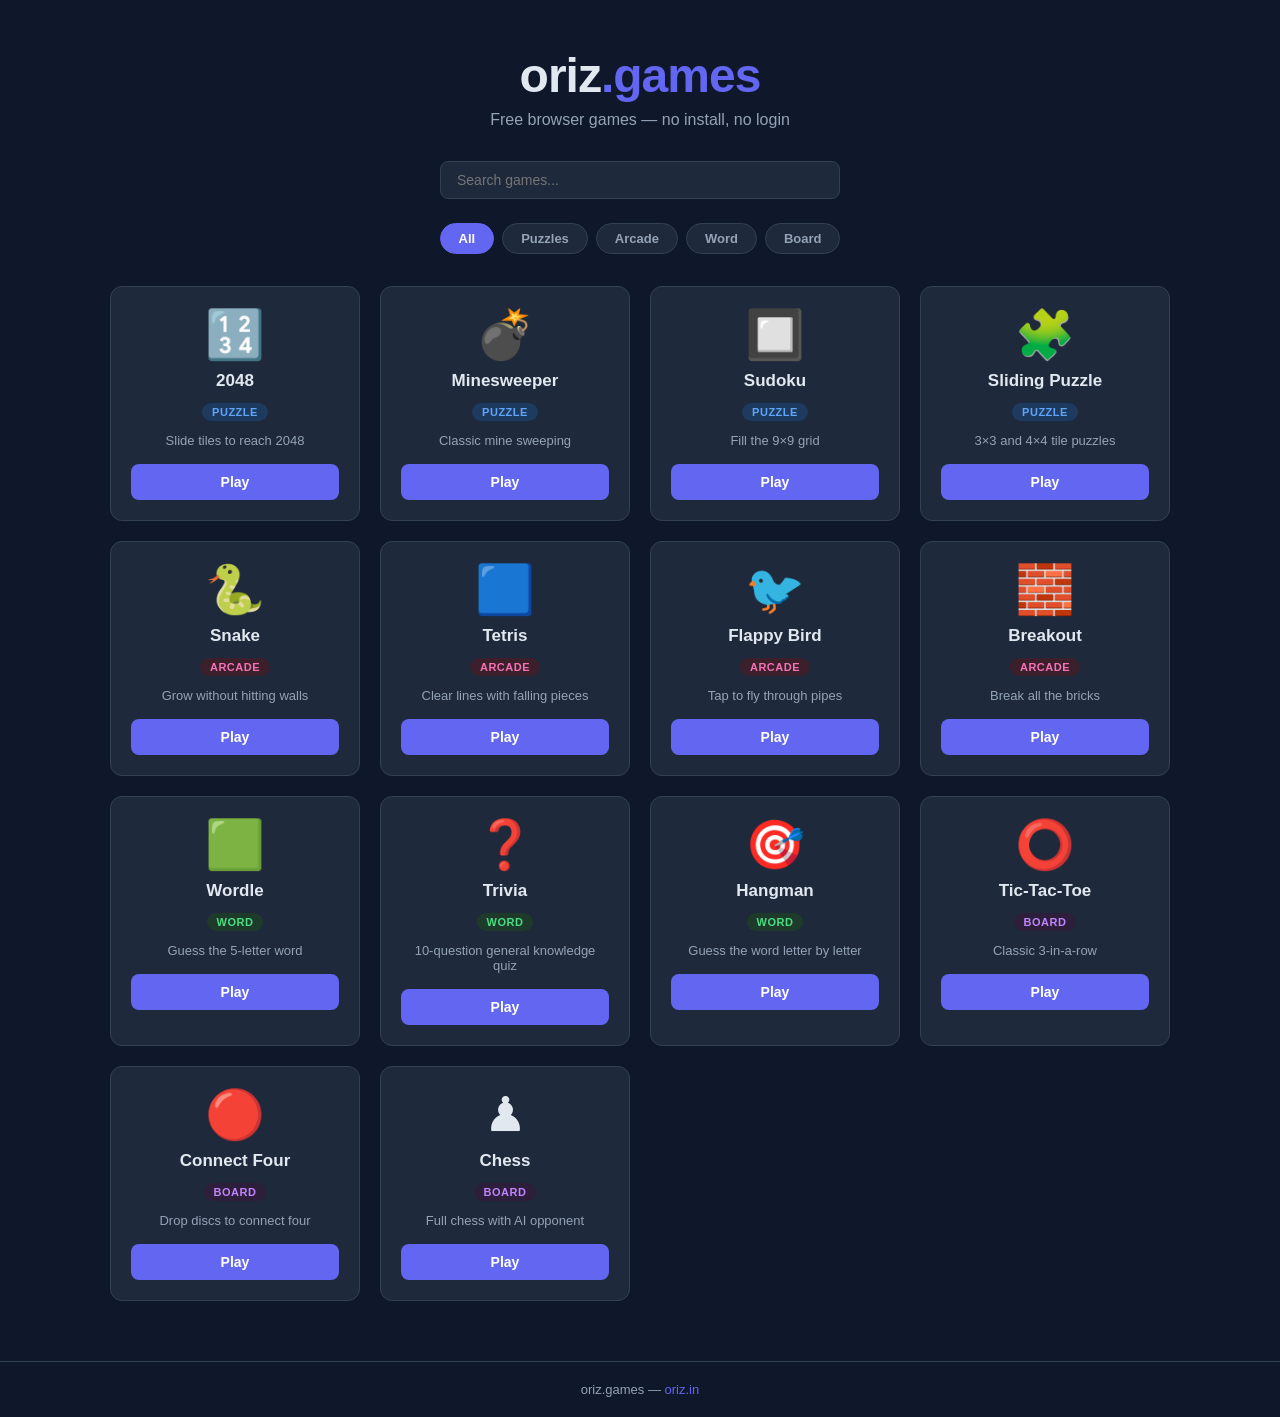
<file: index.html>
<!DOCTYPE html>
<html lang="en">
<head>
<meta charset="UTF-8">
<meta name="viewport" content="width=device-width, initial-scale=1.0">
<title>oriz.games — Free Browser Games</title>
<link rel="manifest" href="manifest.json">
<link rel="stylesheet" href="style.css">
<meta name="theme-color" content="#0f172a">
<meta name="description" content="Free browser games — 2048, Minesweeper, Sudoku, Snake, Tetris, Wordle and more. No install, no login.">
<style>
header {
  text-align: center;
  padding: 48px 20px 32px;
}
header h1 {
  font-size: clamp(28px, 5vw, 48px);
  font-weight: 800;
  letter-spacing: -1px;
  color: var(--text);
}
header h1 span { color: var(--accent); }
header p {
  margin-top: 8px;
  color: var(--muted);
  font-size: 16px;
}

.search-bar {
  display: flex;
  justify-content: center;
  padding: 0 20px 24px;
}
.search-bar input {
  width: 100%;
  max-width: 400px;
  padding: 10px 16px;
  border-radius: 8px;
  border: 1px solid var(--border);
  background: var(--card);
  color: var(--text);
  font-size: 14px;
  outline: none;
  transition: border-color 0.15s;
}
.search-bar input:focus { border-color: var(--accent); }

.filters {
  display: flex;
  justify-content: center;
  gap: 8px;
  flex-wrap: wrap;
  padding: 0 20px 32px;
}
.filter-btn {
  padding: 7px 18px;
  border-radius: 20px;
  font-size: 13px;
  font-weight: 600;
  background: var(--card);
  color: var(--muted);
  border: 1px solid var(--border);
  transition: all 0.15s;
}
.filter-btn.active, .filter-btn:hover {
  background: var(--accent);
  color: #fff;
  border-color: var(--accent);
}

.grid {
  display: grid;
  grid-template-columns: repeat(4, 1fr);
  gap: 20px;
  max-width: 1100px;
  margin: 0 auto;
  padding: 0 20px 60px;
}
@media (max-width: 900px) { .grid { grid-template-columns: repeat(2, 1fr); } }
@media (max-width: 500px) { .grid { grid-template-columns: 1fr; } }

.card {
  background: var(--card);
  border: 1px solid var(--border);
  border-radius: var(--radius);
  padding: 24px 20px 20px;
  display: flex;
  flex-direction: column;
  align-items: center;
  gap: 12px;
  transition: border-color 0.15s, transform 0.15s;
}
.card:hover {
  border-color: var(--accent);
  transform: translateY(-3px);
}
.card-emoji { font-size: 48px; line-height: 1; }
.card-name {
  font-size: 17px;
  font-weight: 700;
  text-align: center;
}
.badge {
  font-size: 11px;
  font-weight: 600;
  padding: 3px 10px;
  border-radius: 12px;
  text-transform: uppercase;
  letter-spacing: 0.5px;
}
.badge-puzzle  { background: #1e3a5f; color: #60a5fa; }
.badge-arcade  { background: #3b1f2b; color: #f472b6; }
.badge-word    { background: #1e3a2b; color: #4ade80; }
.badge-board   { background: #2d1f3b; color: #c084fc; }

.card a.btn { width: 100%; text-align: center; margin-top: 4px; }

footer {
  text-align: center;
  padding: 20px;
  color: var(--muted);
  font-size: 13px;
  border-top: 1px solid var(--border);
}
</style>
</head>
<body>
<header>
  <h1>oriz<span>.games</span></h1>
  <p>Free browser games — no install, no login</p>
</header>

<div class="search-bar">
  <input type="search" id="search" placeholder="Search games..." aria-label="Search games">
</div>

<div class="filters">
  <button class="filter-btn active" data-cat="all">All</button>
  <button class="filter-btn" data-cat="puzzle">Puzzles</button>
  <button class="filter-btn" data-cat="arcade">Arcade</button>
  <button class="filter-btn" data-cat="word">Word</button>
  <button class="filter-btn" data-cat="board">Board</button>
</div>

<main class="grid" id="grid"></main>

<footer>
  <p>oriz.games &mdash; <a href="https://oriz.in">oriz.in</a></p>
</footer>

<script>
const GAMES = [
  { name: '2048', cat: 'puzzle', emoji: '🔢', file: 'games/2048.html', desc: 'Slide tiles to reach 2048' },
  { name: 'Minesweeper', cat: 'puzzle', emoji: '💣', file: 'games/minesweeper.html', desc: 'Classic mine sweeping' },
  { name: 'Sudoku', cat: 'puzzle', emoji: '🔲', file: 'games/sudoku.html', desc: 'Fill the 9×9 grid' },
  { name: 'Sliding Puzzle', cat: 'puzzle', emoji: '🧩', file: 'games/sliding-puzzle.html', desc: '3×3 and 4×4 tile puzzles' },
  { name: 'Snake', cat: 'arcade', emoji: '🐍', file: 'games/snake.html', desc: 'Grow without hitting walls' },
  { name: 'Tetris', cat: 'arcade', emoji: '🟦', file: 'games/tetris.html', desc: 'Clear lines with falling pieces' },
  { name: 'Flappy Bird', cat: 'arcade', emoji: '🐦', file: 'games/flappy-bird.html', desc: 'Tap to fly through pipes' },
  { name: 'Breakout', cat: 'arcade', emoji: '🧱', file: 'games/breakout.html', desc: 'Break all the bricks' },
  { name: 'Wordle', cat: 'word', emoji: '🟩', file: 'games/wordle.html', desc: 'Guess the 5-letter word' },
  { name: 'Trivia', cat: 'word', emoji: '❓', file: 'games/trivia.html', desc: '10-question general knowledge quiz' },
  { name: 'Hangman', cat: 'word', emoji: '🎯', file: 'games/hangman.html', desc: 'Guess the word letter by letter' },
  { name: 'Tic-Tac-Toe', cat: 'board', emoji: '⭕', file: 'games/tic-tac-toe.html', desc: 'Classic 3-in-a-row' },
  { name: 'Connect Four', cat: 'board', emoji: '🔴', file: 'games/connect-four.html', desc: 'Drop discs to connect four' },
  { name: 'Chess', cat: 'board', emoji: '♟', file: 'games/chess.html', desc: 'Full chess with AI opponent' },
];

const BADGE_CLASS = { puzzle: 'badge-puzzle', arcade: 'badge-arcade', word: 'badge-word', board: 'badge-board' };

let activeCat = 'all';
let searchQ = '';

function render() {
  const grid = document.getElementById('grid');
  const filtered = GAMES.filter(g =>
    (activeCat === 'all' || g.cat === activeCat) &&
    (g.name.toLowerCase().includes(searchQ) || g.desc.toLowerCase().includes(searchQ))
  );
  grid.innerHTML = filtered.map(g => `
    <div class="card" data-cat="${g.cat}">
      <div class="card-emoji">${g.emoji}</div>
      <div class="card-name">${g.name}</div>
      <span class="badge ${BADGE_CLASS[g.cat]}">${g.cat}</span>
      <p style="font-size:13px;color:var(--muted);text-align:center">${g.desc}</p>
      <a href="${g.file}" class="btn">Play</a>
    </div>
  `).join('');
}

document.querySelectorAll('.filter-btn').forEach(btn => {
  btn.addEventListener('click', () => {
    document.querySelector('.filter-btn.active').classList.remove('active');
    btn.classList.add('active');
    activeCat = btn.dataset.cat;
    render();
  });
});

document.getElementById('search').addEventListener('input', e => {
  searchQ = e.target.value.toLowerCase();
  render();
});

render();

if ('serviceWorker' in navigator) {
  navigator.serviceWorker.register('/sw.js').catch(() => {});
}
</script>
</body>
</html>
</file>
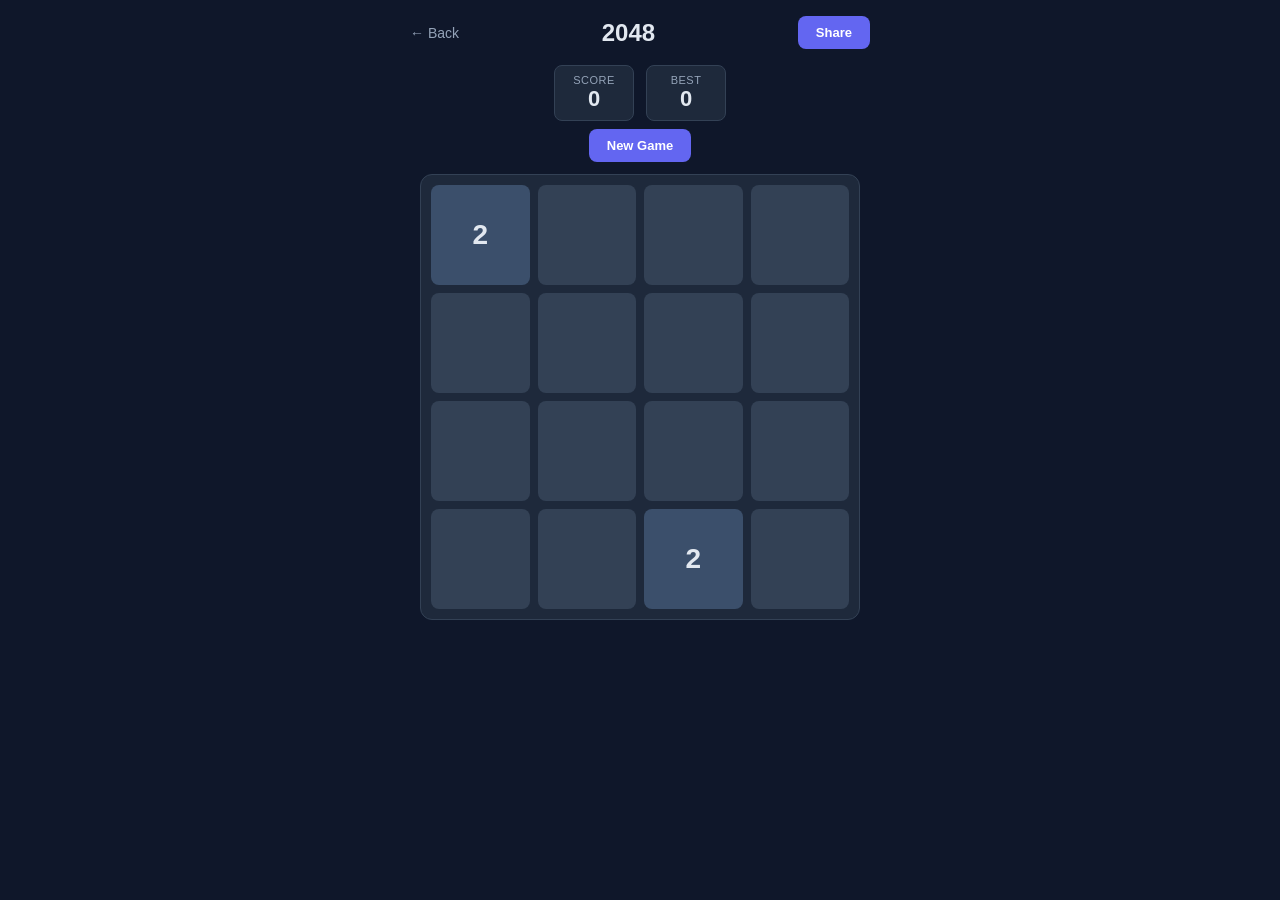
<file: games/2048.html>
<!DOCTYPE html>
<html lang="en">
<head>
<meta charset="UTF-8">
<meta name="viewport" content="width=device-width, initial-scale=1.0">
<title>2048 — oriz.games</title>
<style>
:root{--bg:#0f172a;--card:#1e293b;--border:#334155;--text:#e2e8f0;--muted:#94a3b8;--accent:#6366f1}
*{box-sizing:border-box;margin:0;padding:0}
body{background:var(--bg);color:var(--text);font-family:-apple-system,BlinkMacSystemFont,'Segoe UI',sans-serif;min-height:100vh;display:flex;flex-direction:column;align-items:center}
header{width:100%;max-width:500px;padding:16px 20px 0;display:flex;justify-content:space-between;align-items:center}
a.back{color:var(--muted);font-size:14px;text-decoration:none}a.back:hover{color:var(--text)}
h1{font-size:24px;font-weight:800;color:var(--text)}
.meta{display:flex;gap:12px;margin:16px 0 8px}
.score-box{background:var(--card);border:1px solid var(--border);border-radius:8px;padding:8px 18px;text-align:center;min-width:80px}
.score-box .label{font-size:11px;color:var(--muted);text-transform:uppercase;letter-spacing:.5px}
.score-box .val{font-size:22px;font-weight:700}
.actions{display:flex;gap:8px;margin-bottom:12px}
button{cursor:pointer;border:none;font-family:inherit;background:var(--accent);color:#fff;padding:9px 18px;border-radius:8px;font-size:13px;font-weight:600}
button:hover{opacity:.85}
#board{display:grid;grid-template-columns:repeat(4,1fr);gap:8px;background:var(--card);border:1px solid var(--border);border-radius:12px;padding:10px;width:min(95vw,440px)}
.cell{height:min(21vw,100px);border-radius:8px;display:flex;align-items:center;justify-content:center;font-weight:800;font-size:clamp(16px,4vw,28px);transition:background .1s,color .1s;background:#334155;color:transparent}
.c2{background:#3b4f6b;color:#e2e8f0}
.c4{background:#4a5e7e;color:#e2e8f0}
.c8{background:#c2742a;color:#fff}
.c16{background:#d4612a;color:#fff}
.c32{background:#e0512a;color:#fff}
.c64{background:#e8402a;color:#fff}
.c128{background:#d4a728;color:#fff;font-size:clamp(13px,3.5vw,24px)}
.c256{background:#d4b020;color:#fff;font-size:clamp(13px,3.5vw,24px)}
.c512{background:#d4b818;color:#fff;font-size:clamp(13px,3.5vw,24px)}
.c1024{background:#d4be10;color:#fff;font-size:clamp(11px,3vw,20px)}
.c2048{background:#6366f1;color:#fff;font-size:clamp(11px,3vw,20px)}
.cbig{background:#a855f7;color:#fff;font-size:clamp(10px,2.5vw,18px)}
#msg{position:fixed;inset:0;background:rgba(15,23,42,.85);display:none;align-items:center;justify-content:center;flex-direction:column;gap:16px;z-index:10}
#msg h2{font-size:36px}
#msg p{color:var(--muted)}
</style>
</head>
<body>
<header>
  <a class="back" href="../index.html">&#8592; Back</a>
  <h1>2048</h1>
  <button id="shareBtn">Share</button>
</header>
<div class="meta">
  <div class="score-box"><div class="label">Score</div><div class="val" id="score">0</div></div>
  <div class="score-box"><div class="label">Best</div><div class="val" id="best">0</div></div>
</div>
<div class="actions">
  <button id="newBtn">New Game</button>
</div>
<div id="board"></div>
<div id="msg">
  <h2 id="msgTitle"></h2>
  <p id="msgSub"></p>
  <button onclick="startGame()">Play Again</button>
</div>

<script>
const SIZE=4;
let grid,score,best=+localStorage.getItem('2048-best')||0;

function startGame(){
  grid=Array.from({length:SIZE},()=>Array(SIZE).fill(0));
  score=0;
  addRandom();addRandom();
  document.getElementById('msg').style.display='none';
  render();
}

function addRandom(){
  const empty=[];
  for(let r=0;r<SIZE;r++)for(let c=0;c<SIZE;c++)if(!grid[r][c])empty.push([r,c]);
  if(!empty.length)return;
  const[r,c]=empty[Math.floor(Math.random()*empty.length)];
  grid[r][c]=Math.random()<.9?2:4;
}

function render(){
  document.getElementById('score').textContent=score;
  if(score>best){best=score;localStorage.setItem('2048-best',best);}
  document.getElementById('best').textContent=best;
  const b=document.getElementById('board');
  b.innerHTML='';
  for(let r=0;r<SIZE;r++)for(let c=0;c<SIZE;c++){
    const v=grid[r][c];
    const d=document.createElement('div');
    d.className='cell'+(v?(' c'+(v>2048?'big':v)):'');
    d.textContent=v||'';
    b.appendChild(d);
  }
}

function slide(row){
  let arr=row.filter(x=>x);
  for(let i=0;i<arr.length-1;i++){
    if(arr[i]===arr[i+1]){score+=arr[i]*2;arr[i]*=2;arr[i+1]=0;}
  }
  arr=arr.filter(x=>x);
  while(arr.length<SIZE)arr.push(0);
  return arr;
}

function move(dir){
  let moved=false;
  const prev=grid.map(r=>[...r]);
  if(dir==='left')for(let r=0;r<SIZE;r++){const s=slide(grid[r]);if(s.join()!==grid[r].join())moved=true;grid[r]=s;}
  if(dir==='right')for(let r=0;r<SIZE;r++){const s=slide([...grid[r]].reverse()).reverse();if(s.join()!==grid[r].join())moved=true;grid[r]=s;}
  if(dir==='up')for(let c=0;c<SIZE;c++){const col=grid.map(r=>r[c]);const s=slide(col);s.forEach((v,r)=>{if(v!==col[r])moved=true;grid[r][c]=v;});}
  if(dir==='down')for(let c=0;c<SIZE;c++){const col=grid.map(r=>r[c]);const s=slide([...col].reverse()).reverse();s.forEach((v,r)=>{if(v!==col[r])moved=true;grid[r][c]=v;});}
  if(!moved)return;
  addRandom();
  render();
  checkEnd();
}

function checkEnd(){
  for(let r=0;r<SIZE;r++)for(let c=0;c<SIZE;c++){
    if(grid[r][c]===2048){showMsg('You Win!','Score: '+score);return;}
    if(!grid[r][c])return;
  }
  for(let r=0;r<SIZE;r++)for(let c=0;c<SIZE;c++){
    if(c<SIZE-1&&grid[r][c]===grid[r][c+1])return;
    if(r<SIZE-1&&grid[r][c]===grid[r+1][c])return;
  }
  showMsg('Game Over','Score: '+score);
}

function showMsg(t,s){
  document.getElementById('msgTitle').textContent=t;
  document.getElementById('msgSub').textContent=s;
  document.getElementById('msg').style.display='flex';
}

const MAP={ArrowLeft:'left',ArrowRight:'right',ArrowUp:'up',ArrowDown:'down',a:'left',d:'right',w:'up',s:'down'};
document.addEventListener('keydown',e=>{if(MAP[e.key]){e.preventDefault();move(MAP[e.key]);}});

let tx,ty;
document.getElementById('board').addEventListener('touchstart',e=>{tx=e.touches[0].clientX;ty=e.touches[0].clientY;},{passive:true});
document.getElementById('board').addEventListener('touchend',e=>{
  const dx=e.changedTouches[0].clientX-tx,dy=e.changedTouches[0].clientY-ty;
  if(Math.abs(dx)>Math.abs(dy))move(dx>0?'right':'left');else move(dy>0?'down':'up');
});

document.getElementById('newBtn').addEventListener('click',startGame);
document.getElementById('shareBtn').addEventListener('click',()=>{
  const txt=`I scored ${score} in 2048 on oriz.games!`;
  if(navigator.share)navigator.share({title:'2048',text:txt,url:location.href});
  else navigator.clipboard.writeText(txt);
});

startGame();
</script>
</body>
</html>
</file>
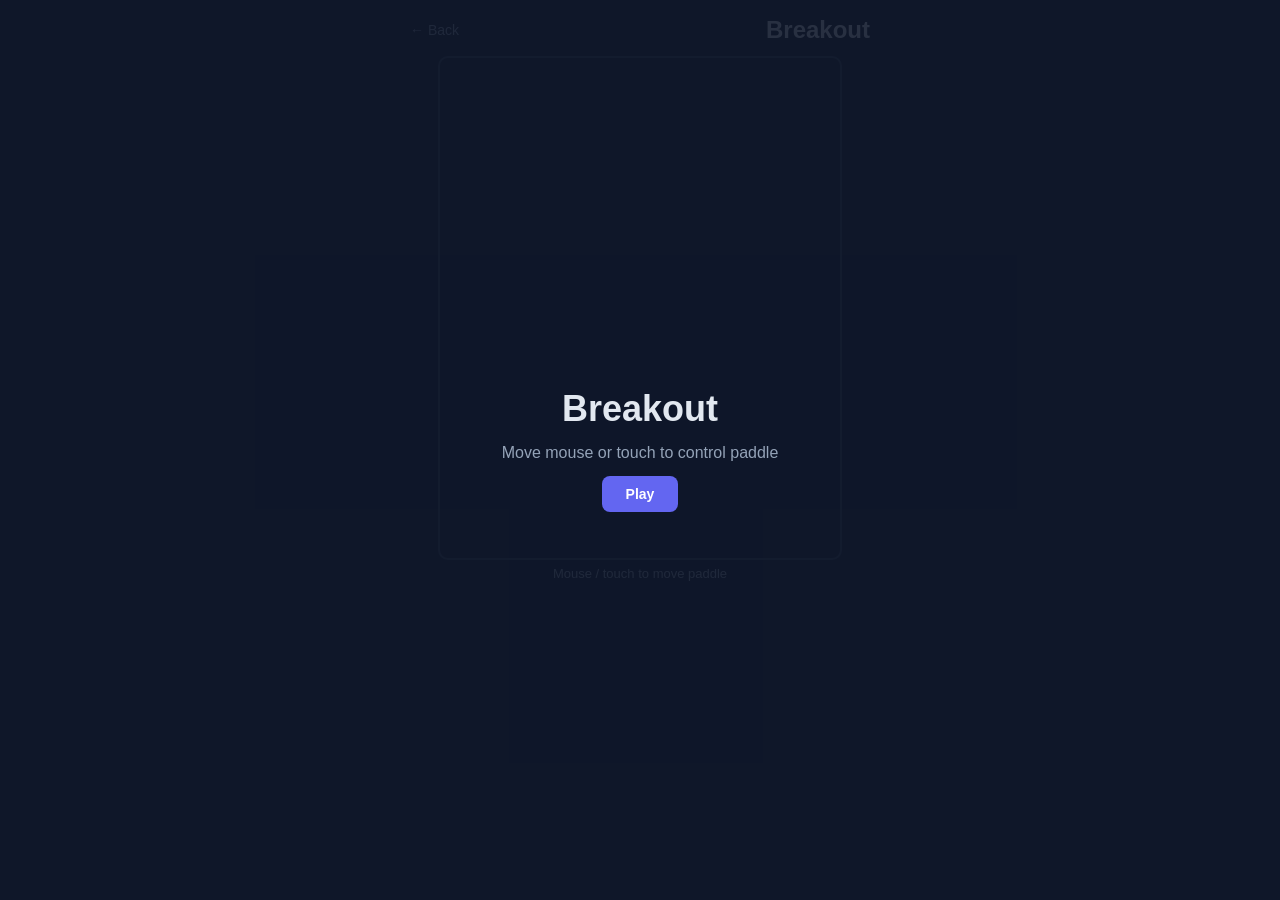
<file: games/breakout.html>
<!DOCTYPE html>
<html lang="en">
<head>
<meta charset="UTF-8">
<meta name="viewport" content="width=device-width, initial-scale=1.0">
<title>Breakout — oriz.games</title>
<style>
:root{--bg:#0f172a;--card:#1e293b;--border:#334155;--text:#e2e8f0;--muted:#94a3b8;--accent:#6366f1}
*{box-sizing:border-box;margin:0;padding:0}
body{background:var(--bg);color:var(--text);font-family:-apple-system,BlinkMacSystemFont,'Segoe UI',sans-serif;min-height:100vh;display:flex;flex-direction:column;align-items:center}
header{width:100%;max-width:500px;padding:16px 20px 0;display:flex;justify-content:space-between;align-items:center}
a.back{color:var(--muted);font-size:14px;text-decoration:none}a.back:hover{color:var(--text)}
h1{font-size:24px;font-weight:800}
canvas{border:2px solid var(--border);border-radius:10px;display:block;margin-top:12px;touch-action:none}
#overlay{position:fixed;inset:0;background:rgba(15,23,42,.88);display:flex;align-items:center;justify-content:center;flex-direction:column;gap:14px;z-index:10}
#overlay h2{font-size:36px}
#overlay p{color:var(--muted)}
button{cursor:pointer;border:none;font-family:inherit;background:var(--accent);color:#fff;padding:10px 24px;border-radius:8px;font-size:14px;font-weight:600}
.hint{color:var(--muted);font-size:13px;margin-top:6px;text-align:center}
</style>
</head>
<body>
<header>
  <a class="back" href="../index.html">&#8592; Back</a>
  <h1>Breakout</h1>
</header>
<canvas id="c" width="400" height="500"></canvas>
<div class="hint">Mouse / touch to move paddle</div>
<div id="overlay">
  <h2 id="ovT">Breakout</h2>
  <p id="ovS">Move mouse or touch to control paddle</p>
  <button onclick="startGame()">Play</button>
</div>

<script>
const canvas=document.getElementById('c');
const ctx=canvas.getContext('2d');
const W=400,H=500;
const ROWS=6,COLS=10,BRICK_W=36,BRICK_H=16,BRICK_PAD=4,BRICK_TOP=60;
const COLORS=['#f87171','#fb923c','#facc15','#4ade80','#60a5fa','#818cf8'];
let paddle,ball,bricks,score,lives,best,raf,running;

function startGame(){
  best=+localStorage.getItem('bo-best')||0;
  paddle={x:W/2-40,y:H-24,w:80,h=12:12};
  ball={x:W/2,y:H-50,vx:3,vy:-4,r:7};
  bricks=[];
  for(let r=0;r<ROWS;r++)for(let c=0;c<COLS;c++){
    bricks.push({x:c*(BRICK_W+BRICK_PAD)+14,y:r*(BRICK_H+BRICK_PAD)+BRICK_TOP,alive:true,color:COLORS[r]});
  }
  score=0;lives=3;running=true;
  document.getElementById('overlay').style.display='none';
  if(raf)cancelAnimationFrame(raf);
  raf=requestAnimationFrame(loop);
}

function loop(){
  if(!running)return;
  update();draw();
  raf=requestAnimationFrame(loop);
}

function update(){
  ball.x+=ball.vx;ball.y+=ball.vy;
  if(ball.x-ball.r<0){ball.x=ball.r;ball.vx*=-1;}
  if(ball.x+ball.r>W){ball.x=W-ball.r;ball.vx*=-1;}
  if(ball.y-ball.r<0){ball.y=ball.r;ball.vy*=-1;}
  if(ball.y+ball.r>H){lives--;if(lives<=0){end(false);return;}ball.x=W/2;ball.y=H-50;ball.vx=3;ball.vy=-4;}
  // paddle
  if(ball.y+ball.r>=paddle.y&&ball.y+ball.r<=paddle.y+paddle.h&&ball.x>=paddle.x&&ball.x<=paddle.x+paddle.w){
    const rel=(ball.x-(paddle.x+paddle.w/2))/(paddle.w/2);
    const angle=rel*1.2;
    const speed=Math.sqrt(ball.vx**2+ball.vy**2);
    ball.vx=speed*Math.sin(angle);
    ball.vy=-speed*Math.abs(Math.cos(angle));
    ball.y=paddle.y-ball.r-1;
  }
  // bricks
  for(const b of bricks){
    if(!b.alive)continue;
    if(ball.x+ball.r>b.x&&ball.x-ball.r<b.x+BRICK_W&&ball.y+ball.r>b.y&&ball.y-ball.r<b.y+BRICK_H){
      b.alive=false;score+=10;
      const overlapX=Math.min(ball.x+ball.r-b.x,b.x+BRICK_W-(ball.x-ball.r));
      const overlapY=Math.min(ball.y+ball.r-b.y,b.y+BRICK_H-(ball.y-ball.r));
      if(overlapX<overlapY)ball.vx*=-1;else ball.vy*=-1;
      break;
    }
  }
  if(bricks.every(b=>!b.alive)){end(true);}
}

function draw(){
  ctx.fillStyle='#0f172a';ctx.fillRect(0,0,W,H);
  bricks.forEach(b=>{
    if(!b.alive)return;
    ctx.fillStyle=b.color;ctx.beginPath();ctx.roundRect(b.x,b.y,BRICK_W,BRICK_H,3);ctx.fill();
    ctx.fillStyle='rgba(255,255,255,.15)';ctx.fillRect(b.x+2,b.y+2,BRICK_W-4,4);
  });
  // paddle
  ctx.fillStyle='#6366f1';ctx.beginPath();ctx.roundRect(paddle.x,paddle.y,paddle.w,paddle.h,6);ctx.fill();
  // ball
  ctx.fillStyle='#e2e8f0';ctx.beginPath();ctx.arc(ball.x,ball.y,ball.r,0,Math.PI*2);ctx.fill();
  // hud
  ctx.fillStyle='#e2e8f0';ctx.font='bold 16px sans-serif';ctx.textAlign='left';
  ctx.fillText('Score: '+score,12,24);
  ctx.fillText('Best: '+Math.max(best,score),12,44);
  ctx.textAlign='right';
  ctx.fillText('Lives: '+'♥'.repeat(lives),W-12,24);
}

function end(win){
  running=false;
  if(score>best){best=score;localStorage.setItem('bo-best',score);}
  document.getElementById('ovT').textContent=win?'You Win!':'Game Over';
  document.getElementById('ovS').textContent='Score: '+score;
  document.getElementById('overlay').style.display='flex';
}

canvas.addEventListener('mousemove',e=>{
  const rect=canvas.getBoundingClientRect();
  const mx=(e.clientX-rect.left)*(W/rect.width);
  paddle.x=Math.max(0,Math.min(W-paddle.w,mx-paddle.w/2));
});
canvas.addEventListener('touchmove',e=>{
  e.preventDefault();
  const rect=canvas.getBoundingClientRect();
  const mx=(e.touches[0].clientX-rect.left)*(W/rect.width);
  paddle.x=Math.max(0,Math.min(W-paddle.w,mx-paddle.w/2));
},{passive:false});
</script>
</body>
</html>
</file>
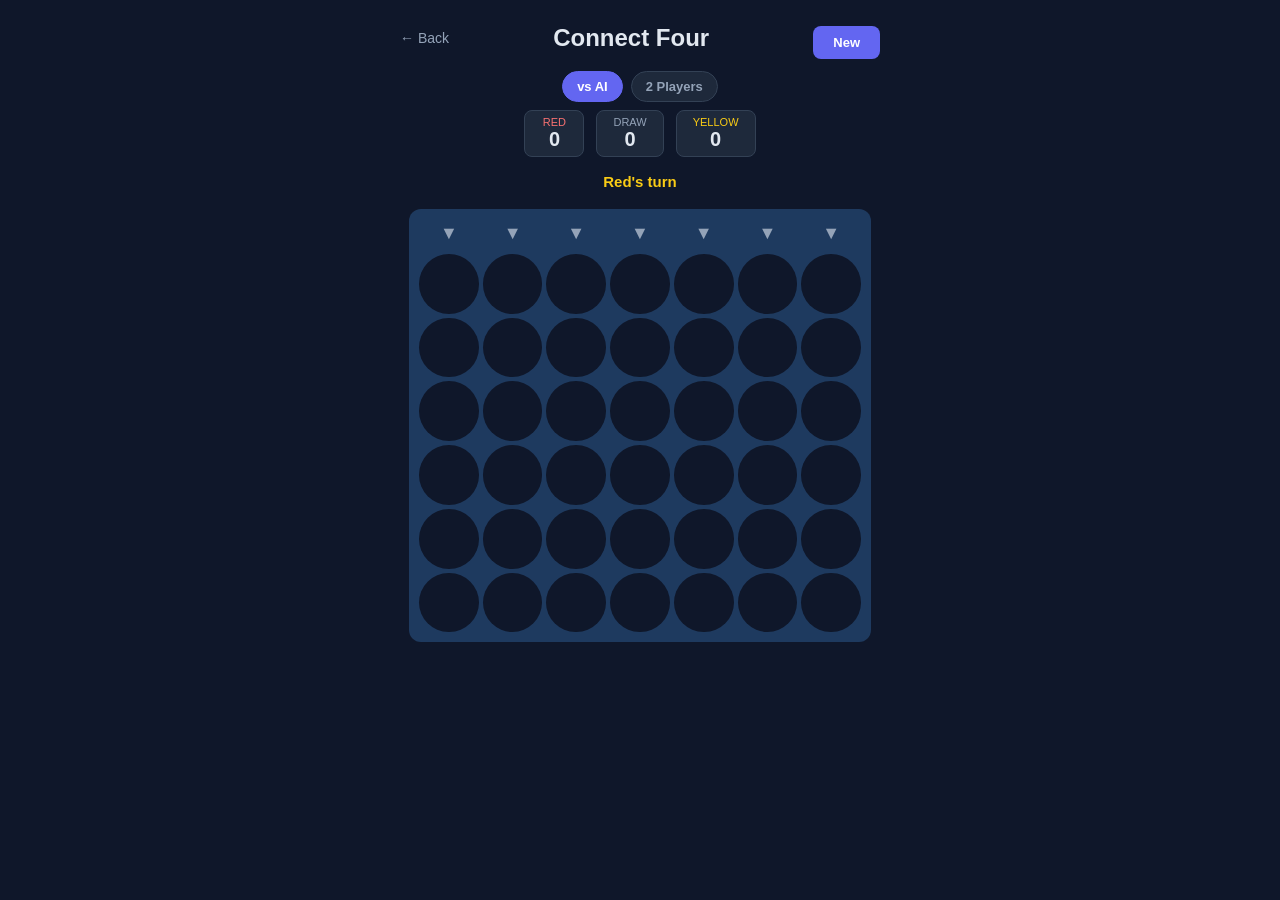
<file: games/connect-four.html>
<!DOCTYPE html>
<html lang="en">
<head>
<meta charset="UTF-8">
<meta name="viewport" content="width=device-width, initial-scale=1.0">
<title>Connect Four — oriz.games</title>
<style>
:root{--bg:#0f172a;--card:#1e293b;--border:#334155;--text:#e2e8f0;--muted:#94a3b8;--accent:#6366f1;--p1:#f87171;--p2:#facc15}
*{box-sizing:border-box;margin:0;padding:0}
body{background:var(--bg);color:var(--text);font-family:-apple-system,BlinkMacSystemFont,'Segoe UI',sans-serif;min-height:100vh;display:flex;flex-direction:column;align-items:center}
header{width:100%;max-width:520px;padding:16px 20px 0;display:flex;justify-content:space-between;align-items:center}
a.back{color:var(--muted);font-size:14px;text-decoration:none}a.back:hover{color:var(--text)}
h1{font-size:24px;font-weight:800}
button{cursor:pointer;border:none;font-family:inherit}
.mode-bar{display:flex;gap:8px;justify-content:center;padding:12px 20px 0}
.m-btn{background:var(--card);color:var(--muted);border:1px solid var(--border);padding:7px 14px;border-radius:20px;font-size:13px;font-weight:600;transition:all .15s}
.m-btn.active,.m-btn:hover{background:var(--accent);color:#fff;border-color:var(--accent)}
#status{font-size:15px;font-weight:600;height:28px;text-align:center;margin:8px 0;color:#facc15}
#board-wrap{background:#1e3a5f;border-radius:12px;padding:10px;width:min(95vw,462px)}
.col-btns{display:grid;grid-template-columns:repeat(7,1fr);gap:4px;margin-bottom:6px}
.col-btn{background:transparent;color:var(--muted);font-size:18px;padding:4px 0;border-radius:4px;transition:color .15s}
.col-btn:hover{color:#e2e8f0}
#grid{display:grid;grid-template-columns:repeat(7,1fr);gap:4px}
.cell{aspect-ratio:1;border-radius:50%;background:#0f172a;transition:background .2s}
.cell.p1{background:var(--p1)}
.cell.p2{background:var(--p2)}
.cell.win{box-shadow:0 0 0 3px #fff}
.play-btn{background:var(--accent);color:#fff;padding:9px 20px;border-radius:8px;font-size:13px;font-weight:600;margin-top:10px}
.scores{display:flex;gap:12px;margin:8px 0}
.sb{background:var(--card);border:1px solid var(--border);border-radius:8px;padding:5px 16px;text-align:center;min-width:60px}
.sb .l{font-size:11px;color:var(--muted);text-transform:uppercase}
.sb .v{font-size:20px;font-weight:700}
</style>
</head>
<body>
<header>
  <a class="back" href="../index.html">&#8592; Back</a>
  <h1>Connect Four</h1>
  <button class="play-btn" onclick="newGame()">New</button>
</header>
<div class="mode-bar">
  <button class="m-btn active" data-m="ai">vs AI</button>
  <button class="m-btn" data-m="2p">2 Players</button>
</div>
<div class="scores">
  <div class="sb"><div class="l" style="color:var(--p1)">Red</div><div class="v" id="s1">0</div></div>
  <div class="sb"><div class="l">Draw</div><div class="v" id="sd">0</div></div>
  <div class="sb"><div class="l" style="color:var(--p2)">Yellow</div><div class="v" id="s2">0</div></div>
</div>
<div id="status"></div>
<div id="board-wrap">
  <div class="col-btns" id="colBtns"></div>
  <div id="grid"></div>
</div>

<script>
const ROWS=6,COLS=7;
let board,turn,gameOver,mode='ai',scores={1:0,d:0,2:0};

function newGame(){
  board=Array.from({length:ROWS},()=>Array(COLS).fill(0));
  turn=1;gameOver=false;
  document.getElementById('status').textContent="Red's turn";
  render();
}

function render(){
  const g=document.getElementById('grid');
  g.innerHTML='';
  for(let r=0;r<ROWS;r++)for(let c=0;c<COLS;c++){
    const d=document.createElement('div');
    d.className='cell'+(board[r][c]?' p'+board[r][c]:'');
    g.appendChild(d);
  }
  const cb=document.getElementById('colBtns');
  cb.innerHTML='';
  for(let c=0;c<COLS;c++){
    const b=document.createElement('button');
    b.className='col-btn';b.textContent='▼';b.dataset.c=c;
    if(!gameOver)b.addEventListener('click',()=>drop(c));
    cb.appendChild(b);
  }
}

function drop(c){
  if(gameOver)return;
  let row=-1;
  for(let r=ROWS-1;r>=0;r--){if(!board[r][c]){row=r;break;}}
  if(row===-1)return;
  board[row][c]=turn;
  const win=checkWin();
  if(win){endGame(turn,win);return;}
  if(board[0].every((_,c)=>board[0][c])){endGame(0);return;}
  turn=turn===1?2:1;
  document.getElementById('status').textContent=`${turn===1?'Red':'Yellow'}'s turn`;
  render();
  if(mode==='ai'&&turn===2)setTimeout(aiMove,400);
}

function aiMove(){
  if(gameOver)return;
  // simple: win if possible, block if possible, else center/random
  const c=getBestMove();
  drop(c);
}

function getBestMove(){
  // check win
  for(let c=0;c<COLS;c++){const r=topRow(c);if(r>=0){board[r][c]=2;if(checkWin()){board[r][c]=0;return c;}board[r][c]=0;}}
  // block
  for(let c=0;c<COLS;c++){const r=topRow(c);if(r>=0){board[r][c]=1;if(checkWin()){board[r][c]=0;return c;}board[r][c]=0;}}
  // prefer center
  const order=[3,2,4,1,5,0,6].filter(c=>topRow(c)>=0);
  return order[0];
}

function topRow(c){for(let r=ROWS-1;r>=0;r--)if(!board[r][c])return r;return-1;}

function checkWin(){
  for(let r=0;r<ROWS;r++)for(let c=0;c<COLS;c++){
    const p=board[r][c];if(!p)continue;
    const dirs=[[0,1],[1,0],[1,1],[1,-1]];
    for(const[dr,dc]of dirs){
      const cells=[[r,c]];
      for(let i=1;i<4;i++){const nr=r+dr*i,nc=c+dc*i;if(nr>=0&&nr<ROWS&&nc>=0&&nc<COLS&&board[nr][nc]===p)cells.push([nr,nc]);else break;}
      if(cells.length===4)return cells;
    }
  }
  return null;
}

function endGame(winner,cells){
  gameOver=true;
  if(winner){
    scores[winner]++;
    document.getElementById('s'+winner).textContent=scores[winner];
    document.getElementById('status').textContent=`${winner===1?'Red':'Yellow'} wins!`;
    render();
    if(cells){
      const g=document.getElementById('grid');
      cells.forEach(([r,c])=>g.children[r*COLS+c].classList.add('win'));
    }
  } else {
    scores.d++;
    document.getElementById('sd').textContent=scores.d;
    document.getElementById('status').textContent="Draw!";
  }
  setTimeout(newGame,1800);
}

document.querySelectorAll('.m-btn').forEach(b=>{
  b.addEventListener('click',()=>{
    document.querySelector('.m-btn.active').classList.remove('active');
    b.classList.add('active');mode=b.dataset.m;newGame();
  });
});

newGame();
</script>
</body>
</html>
</file>
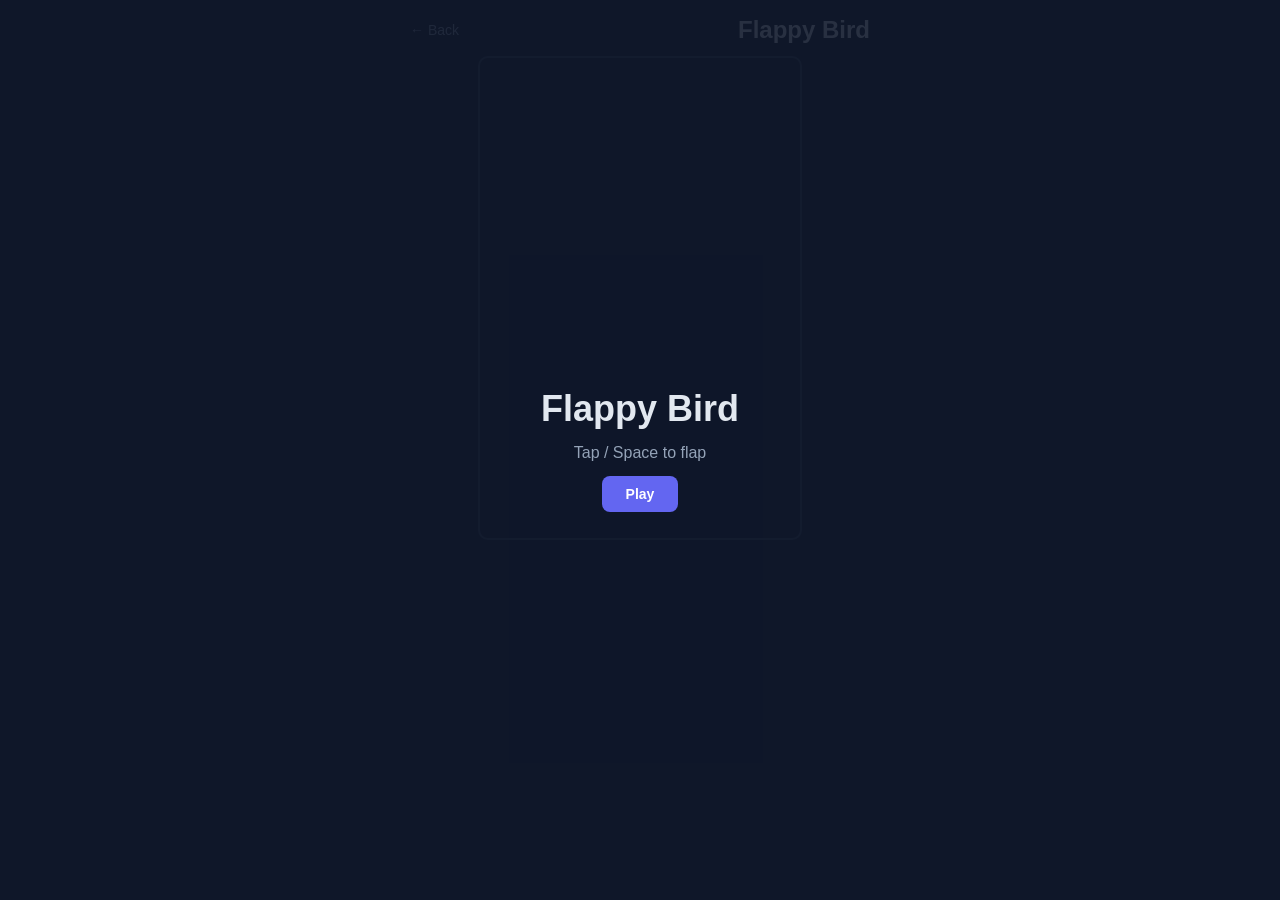
<file: games/flappy-bird.html>
<!DOCTYPE html>
<html lang="en">
<head>
<meta charset="UTF-8">
<meta name="viewport" content="width=device-width, initial-scale=1.0">
<title>Flappy Bird — oriz.games</title>
<style>
:root{--bg:#0f172a;--card:#1e293b;--border:#334155;--text:#e2e8f0;--muted:#94a3b8;--accent:#6366f1}
*{box-sizing:border-box;margin:0;padding:0}
body{background:var(--bg);color:var(--text);font-family:-apple-system,BlinkMacSystemFont,'Segoe UI',sans-serif;min-height:100vh;display:flex;flex-direction:column;align-items:center}
header{width:100%;max-width:500px;padding:16px 20px 0;display:flex;justify-content:space-between;align-items:center}
a.back{color:var(--muted);font-size:14px;text-decoration:none}a.back:hover{color:var(--text)}
h1{font-size:24px;font-weight:800}
canvas{border:2px solid var(--border);border-radius:10px;display:block;margin-top:12px;touch-action:none}
#overlay{position:fixed;inset:0;background:rgba(15,23,42,.88);display:flex;align-items:center;justify-content:center;flex-direction:column;gap:14px;z-index:10}
#overlay h2{font-size:36px}
#overlay p{color:var(--muted)}
button{cursor:pointer;border:none;font-family:inherit;background:var(--accent);color:#fff;padding:10px 24px;border-radius:8px;font-size:14px;font-weight:600}
</style>
</head>
<body>
<header>
  <a class="back" href="../index.html">&#8592; Back</a>
  <h1>Flappy Bird</h1>
</header>
<canvas id="c" width="320" height="480"></canvas>
<div id="overlay">
  <h2 id="ovT">Flappy Bird</h2>
  <p id="ovS">Tap / Space to flap</p>
  <button onclick="startGame()">Play</button>
</div>

<script>
const canvas=document.getElementById('c');
const ctx=canvas.getContext('2d');
const W=320,H=480,GAP=130,PIPE_W=52,SPEED=2.5,GRAV=0.35,FLAP=-7;
let bird,pipes,score,best=+localStorage.getItem('fb-best')||0,raf,running,frameCount;

function startGame(){
  bird={x:80,y:H/2,vy:0,r:14};
  pipes=[];score=0;frameCount=0;running=true;
  document.getElementById('overlay').style.display='none';
  if(raf)cancelAnimationFrame(raf);
  raf=requestAnimationFrame(loop);
}

function addPipe(){
  const top=60+Math.random()*(H-GAP-120);
  pipes.push({x:W,top,scored:false});
}

function loop(){
  if(!running)return;
  frameCount++;
  if(frameCount%90===0||frameCount===1)addPipe();
  bird.vy+=GRAV;bird.y+=bird.vy;
  pipes.forEach(p=>p.x-=SPEED);
  pipes=pipes.filter(p=>p.x>-PIPE_W);
  for(const p of pipes){
    if(!p.scored&&p.x+PIPE_W<bird.x){p.scored=true;score++;if(score>best){best=score;localStorage.setItem('fb-best',best);}}
    if(bird.x+bird.r>p.x&&bird.x-bird.r<p.x+PIPE_W){
      if(bird.y-bird.r<p.top||bird.y+bird.r>p.top+GAP){end();return;}
    }
  }
  if(bird.y+bird.r>H||bird.y-bird.r<0){end();return;}
  draw();
  raf=requestAnimationFrame(loop);
}

function draw(){
  // sky gradient
  const sky=ctx.createLinearGradient(0,0,0,H);
  sky.addColorStop(0,'#1e3a5f');sky.addColorStop(1,'#0f172a');
  ctx.fillStyle=sky;ctx.fillRect(0,0,W,H);
  // ground
  ctx.fillStyle='#166534';ctx.fillRect(0,H-30,W,30);
  ctx.fillStyle='#14532d';ctx.fillRect(0,H-34,W,4);
  // pipes
  pipes.forEach(p=>{
    // pipe cap
    ctx.fillStyle='#16a34a';
    ctx.fillRect(p.x-2,0,PIPE_W+4,p.top-10);
    ctx.fillRect(p.x-6,p.top-10,PIPE_W+12,12);
    ctx.fillRect(p.x-2,p.top+GAP+10,PIPE_W+4,H);
    ctx.fillRect(p.x-6,p.top+GAP,PIPE_W+12,12);
    ctx.fillStyle='#15803d';
    ctx.fillRect(p.x,0,PIPE_W,p.top-10);
    ctx.fillRect(p.x,p.top+GAP+10,PIPE_W,H);
  });
  // bird body
  ctx.save();ctx.translate(bird.x,bird.y);ctx.rotate(Math.min(Math.PI/4,bird.vy*0.04));
  ctx.fillStyle='#facc15';ctx.beginPath();ctx.arc(0,0,bird.r,0,Math.PI*2);ctx.fill();
  ctx.fillStyle='#fbbf24';ctx.beginPath();ctx.arc(bird.r-4,-4,bird.r-6,0,Math.PI*2);ctx.fill();
  ctx.fillStyle='#fff';ctx.beginPath();ctx.arc(bird.r-2,-5,5,0,Math.PI*2);ctx.fill();
  ctx.fillStyle='#0f172a';ctx.beginPath();ctx.arc(bird.r,- 5,2.5,0,Math.PI*2);ctx.fill();
  ctx.fillStyle='#f97316';ctx.beginPath();ctx.moveTo(bird.r+2,2);ctx.lineTo(bird.r+10,0);ctx.lineTo(bird.r+2,4);ctx.fill();
  ctx.restore();
  // score
  ctx.fillStyle='#fff';ctx.font='bold 28px sans-serif';ctx.textAlign='center';
  ctx.fillText(score,W/2,50);
  ctx.font='14px sans-serif';ctx.fillStyle='var(--muted)';
  ctx.fillText('Best: '+best,W/2,72);
}

function end(){
  running=false;
  document.getElementById('ovT').textContent='Game Over';
  document.getElementById('ovS').textContent=`Score: ${score} | Best: ${best}`;
  document.getElementById('overlay').style.display='flex';
}

function flap(){if(running){bird.vy=FLAP;}}
document.addEventListener('keydown',e=>{if(e.code==='Space'){e.preventDefault();flap();}});
canvas.addEventListener('click',flap);
canvas.addEventListener('touchstart',e=>{e.preventDefault();flap();},{passive:false});
</script>
</body>
</html>
</file>
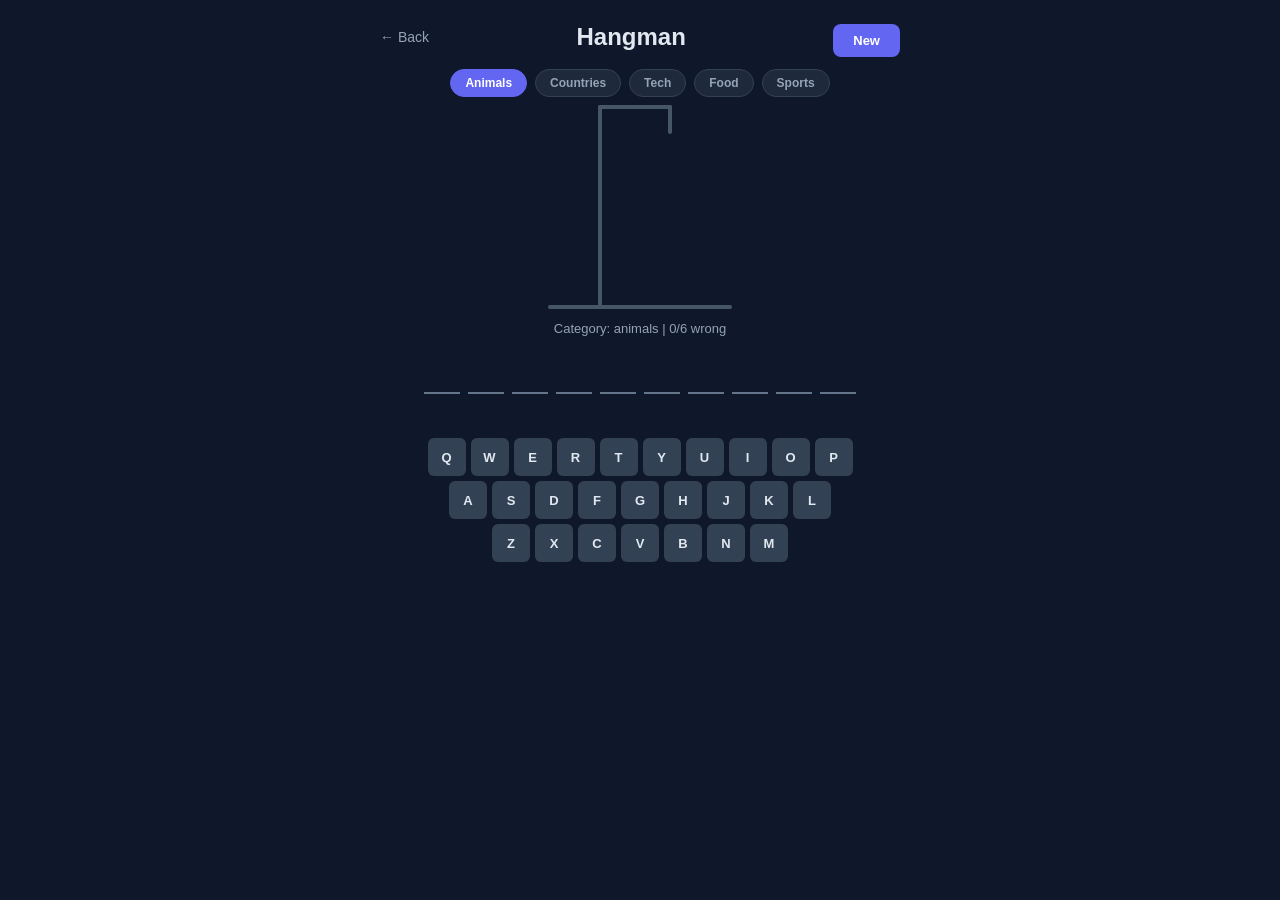
<file: games/hangman.html>
<!DOCTYPE html>
<html lang="en">
<head>
<meta charset="UTF-8">
<meta name="viewport" content="width=device-width, initial-scale=1.0">
<title>Hangman — oriz.games</title>
<style>
:root{--bg:#0f172a;--card:#1e293b;--border:#334155;--text:#e2e8f0;--muted:#94a3b8;--accent:#6366f1;--green:#4ade80;--red:#f87171}
*{box-sizing:border-box;margin:0;padding:0}
body{background:var(--bg);color:var(--text);font-family:-apple-system,BlinkMacSystemFont,'Segoe UI',sans-serif;min-height:100vh;display:flex;flex-direction:column;align-items:center}
header{width:100%;max-width:560px;padding:16px 20px 0;display:flex;justify-content:space-between;align-items:center}
a.back{color:var(--muted);font-size:14px;text-decoration:none}a.back:hover{color:var(--text)}
h1{font-size:24px;font-weight:800}
button{cursor:pointer;border:none;font-family:inherit}
.category-bar{display:flex;gap:8px;flex-wrap:wrap;justify-content:center;padding:12px 20px 0}
.cat-btn{background:var(--card);color:var(--muted);border:1px solid var(--border);padding:6px 14px;border-radius:20px;font-size:12px;font-weight:600;transition:all .15s}
.cat-btn.active,.cat-btn:hover{background:var(--accent);color:#fff;border-color:var(--accent)}
svg#gallows{display:block}
.word-display{display:flex;gap:8px;flex-wrap:wrap;justify-content:center;padding:10px 20px}
.letter-slot{width:clamp(22px,7vw,36px);height:clamp(28px,8vw,40px);border-bottom:2px solid #64748b;display:flex;align-items:center;justify-content:center;font-size:clamp(16px,5vw,26px);font-weight:700;text-transform:uppercase}
.hint{color:var(--muted);font-size:13px;margin:4px 0 8px;text-align:center}
.keyboard{display:flex;flex-direction:column;align-items:center;gap:5px;padding:8px 0 16px}
.kb-row{display:flex;gap:5px}
.kb-key{width:clamp(28px,8vw,38px);height:clamp(28px,8vw,38px);border-radius:6px;font-size:13px;font-weight:700;background:#334155;color:var(--text);text-transform:uppercase;transition:all .15s}
.kb-key:hover:not(:disabled){background:var(--accent)}
.kb-key:disabled{cursor:default;opacity:.4}
.kb-key.hit{background:#14532d;color:var(--green)}
.kb-key.miss{background:#450a0a;color:var(--red)}
#statusMsg{font-size:16px;font-weight:700;text-align:center;height:26px;color:#facc15}
.new-btn{background:var(--accent);color:#fff;padding:9px 20px;border-radius:8px;font-size:13px;font-weight:600;margin-top:8px}
</style>
</head>
<body>
<header>
  <a class="back" href="../index.html">&#8592; Back</a>
  <h1>Hangman</h1>
  <button class="new-btn" onclick="newGame()">New</button>
</header>
<div class="category-bar">
  <button class="cat-btn active" data-cat="animals">Animals</button>
  <button class="cat-btn" data-cat="countries">Countries</button>
  <button class="cat-btn" data-cat="tech">Tech</button>
  <button class="cat-btn" data-cat="food">Food</button>
  <button class="cat-btn" data-cat="sports">Sports</button>
</div>

<svg id="gallows" width="200" height="220" viewBox="0 0 200 220">
  <line x1="10" y1="210" x2="190" y2="210" stroke="#475569" stroke-width="4" stroke-linecap="round"/>
  <line x1="60" y1="210" x2="60" y2="10" stroke="#475569" stroke-width="4" stroke-linecap="round"/>
  <line x1="60" y1="10" x2="130" y2="10" stroke="#475569" stroke-width="4" stroke-linecap="round"/>
  <line x1="130" y1="10" x2="130" y2="35" stroke="#475569" stroke-width="4" stroke-linecap="round"/>
  <!-- head --><circle id="h-head" cx="130" cy="50" r="15" stroke="#f87171" stroke-width="3" fill="none" opacity="0"/>
  <!-- body --><line id="h-body" x1="130" y1="65" x2="130" y2="120" stroke="#f87171" stroke-width="3" opacity="0"/>
  <!-- left arm --><line id="h-la" x1="130" y1="80" x2="108" y2="100" stroke="#f87171" stroke-width="3" opacity="0"/>
  <!-- right arm --><line id="h-ra" x1="130" y1="80" x2="152" y2="100" stroke="#f87171" stroke-width="3" opacity="0"/>
  <!-- left leg --><line id="h-ll" x1="130" y1="120" x2="108" y2="150" stroke="#f87171" stroke-width="3" opacity="0"/>
  <!-- right leg --><line id="h-rl" x1="130" y1="120" x2="152" y2="150" stroke="#f87171" stroke-width="3" opacity="0"/>
</svg>

<div class="hint" id="hint"></div>
<div class="word-display" id="wordDisplay"></div>
<div id="statusMsg"></div>
<div class="keyboard" id="keyboard"></div>

<script>
const WORDS={
  animals:['elephant','dolphin','penguin','giraffe','cheetah','octopus','butterfly','kangaroo','rhinoceros','crocodile','flamingo','gorilla','peacock','jaguar','hamster','porcupine','chameleon','wolverine','platypus','salamander'],
  countries:['australia','argentina','switzerland','portugal','indonesia','ukraine','malaysia','ethiopia','venezuela','cambodia','tanzania','zimbabwe','colombia','uzbekistan','afghanistan','bangladesh','mauritania','mongolia','nicaragua','mozambique'],
  tech:['javascript','keyboard','algorithm','database','compiler','framework','bandwidth','encryption','blockchain','kubernetes','typescript','repository','microservice','cloudflare','javascript','tensorflow','kubernetes','container','middleware','pagination'],
  food:['avocado','broccoli','eggplant','blueberry','pineapple','raspberry','watermelon','strawberry','asparagus','cauliflower','artichoke','persimmon','cantaloupe','pomegranate','grapefruit','butterscotch','marmalade','guacamole','bruschetta','quesadilla'],
  sports:['basketball','volleyball','badminton','gymnastics','wrestling','skateboard','waterpolo','archery','triathlon','pentathlon','snowboard','equestrian','lacrosse','handball','bobsled','curling','fencing','cricket','baseball','football'],
};
const PARTS=['h-head','h-body','h-la','h-ra','h-ll','h-rl'];
const MAX=6;
let word,guessed,wrong,gameOver,cat='animals';

function newGame(){
  const list=WORDS[cat];
  word=list[Math.floor(Math.random()*list.length)];
  guessed=new Set();wrong=0;gameOver=false;
  document.getElementById('statusMsg').textContent='';
  PARTS.forEach(id=>document.getElementById(id).style.opacity='0');
  renderWord();renderKeyboard();
}

function renderWord(){
  const div=document.getElementById('wordDisplay');
  div.innerHTML=word.split('').map(l=>`<div class="letter-slot">${guessed.has(l)?l:''}</div>`).join('');
  document.getElementById('hint').textContent=`Category: ${cat} | ${wrong}/${MAX} wrong`;
}

function renderKeyboard(){
  const kb=document.getElementById('keyboard');
  const rows=['qwertyuiop','asdfghjkl','zxcvbnm'];
  kb.innerHTML=rows.map(row=>`<div class="kb-row">${[...row].map(k=>{
    let cls='kb-key';
    if(guessed.has(k))cls+=word.includes(k)?' hit':' miss';
    return `<button class="${cls}" data-k="${k}" ${guessed.has(k)?'disabled':''}>${k}</button>`;
  }).join('')}</div>`).join('');
  kb.querySelectorAll('.kb-key').forEach(b=>b.addEventListener('click',()=>guess(b.dataset.k)));
}

function guess(k){
  if(gameOver||guessed.has(k))return;
  guessed.add(k);
  if(!word.includes(k)){
    wrong++;
    document.getElementById(PARTS[wrong-1]).style.opacity='1';
  }
  renderWord();renderKeyboard();
  if(word.split('').every(l=>guessed.has(l))){gameOver=true;document.getElementById('statusMsg').textContent='You Win!';}
  else if(wrong>=MAX){
    gameOver=true;
    word.split('').forEach((_,i)=>{document.getElementById('wordDisplay').children[i].textContent=word[i];});
    document.getElementById('statusMsg').textContent='Game Over — '+word.toUpperCase();
  }
}

document.addEventListener('keydown',e=>{if(/^[a-z]$/i.test(e.key))guess(e.key.toLowerCase());});

document.querySelectorAll('.cat-btn').forEach(b=>{
  b.addEventListener('click',()=>{
    document.querySelector('.cat-btn.active').classList.remove('active');
    b.classList.add('active');cat=b.dataset.cat;newGame();
  });
});

newGame();
</script>
</body>
</html>
</file>
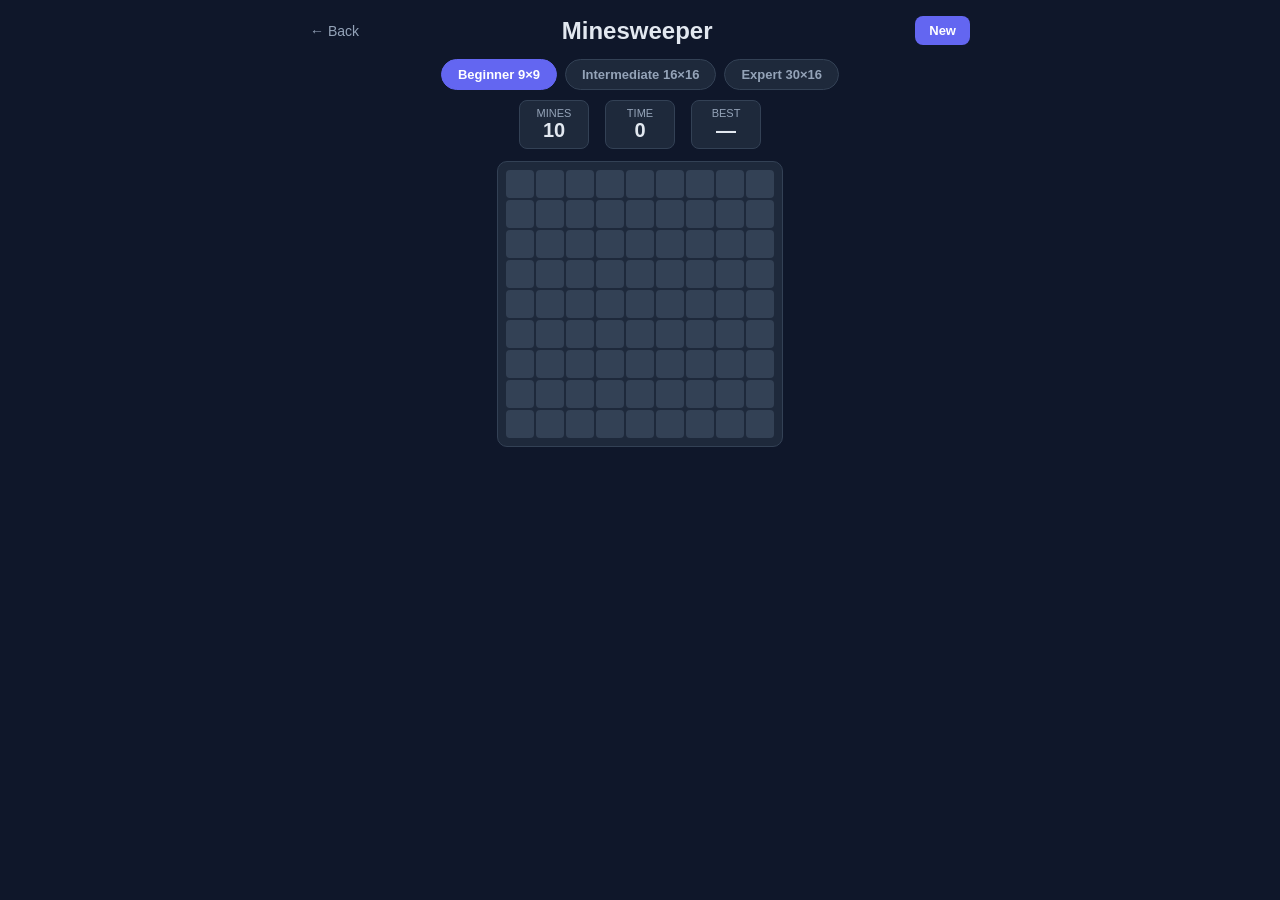
<file: games/minesweeper.html>
<!DOCTYPE html>
<html lang="en">
<head>
<meta charset="UTF-8">
<meta name="viewport" content="width=device-width, initial-scale=1.0">
<title>Minesweeper — oriz.games</title>
<style>
:root{--bg:#0f172a;--card:#1e293b;--border:#334155;--text:#e2e8f0;--muted:#94a3b8;--accent:#6366f1}
*{box-sizing:border-box;margin:0;padding:0}
body{background:var(--bg);color:var(--text);font-family:-apple-system,BlinkMacSystemFont,'Segoe UI',sans-serif;min-height:100vh;display:flex;flex-direction:column;align-items:center}
header{width:100%;max-width:700px;padding:16px 20px 0;display:flex;justify-content:space-between;align-items:center}
a.back{color:var(--muted);font-size:14px;text-decoration:none}a.back:hover{color:var(--text)}
h1{font-size:24px;font-weight:800}
button{cursor:pointer;border:none;font-family:inherit}
.toolbar{display:flex;gap:8px;flex-wrap:wrap;justify-content:center;padding:14px 20px 10px}
.diff-btn{background:var(--card);color:var(--muted);border:1px solid var(--border);padding:7px 16px;border-radius:20px;font-size:13px;font-weight:600;transition:all .15s}
.diff-btn.active,.diff-btn:hover{background:var(--accent);color:#fff;border-color:var(--accent)}
.stats{display:flex;gap:16px;margin-bottom:12px}
.stat{background:var(--card);border:1px solid var(--border);border-radius:8px;padding:6px 16px;text-align:center;min-width:70px}
.stat .l{font-size:11px;color:var(--muted);text-transform:uppercase}
.stat .v{font-size:20px;font-weight:700}
#board{display:inline-grid;gap:2px;background:var(--card);border:1px solid var(--border);border-radius:10px;padding:8px;max-width:95vw;overflow:auto}
.cell{width:28px;height:28px;border-radius:4px;background:#334155;display:flex;align-items:center;justify-content:center;font-size:13px;font-weight:700;cursor:pointer;user-select:none;transition:background .1s}
.cell:hover{background:#475569}
.cell.open{background:#1e293b;cursor:default}
.cell.open:hover{background:#1e293b}
.cell.flag{background:#334155}
.cell.mine{background:#7f1d1d}
.n1{color:#60a5fa}.n2{color:#4ade80}.n3{color:#f87171}.n4{color:#818cf8}.n5{color:#ef4444}.n6{color:#22d3ee}.n7{color:#e2e8f0}.n8{color:#94a3b8}
#overlay{position:fixed;inset:0;background:rgba(15,23,42,.85);display:none;align-items:center;justify-content:center;flex-direction:column;gap:14px;z-index:10}
#overlay h2{font-size:36px}
#overlay p{color:var(--muted)}
.play-btn{background:var(--accent);color:#fff;padding:10px 24px;border-radius:8px;font-size:14px;font-weight:600}
</style>
</head>
<body>
<header>
  <a class="back" href="../index.html">&#8592; Back</a>
  <h1>Minesweeper</h1>
  <button class="play-btn" onclick="newGame()" style="padding:7px 14px;border-radius:8px;background:var(--accent);color:#fff;font-size:13px;font-weight:600">New</button>
</header>
<div class="toolbar">
  <button class="diff-btn active" data-d="beginner">Beginner 9×9</button>
  <button class="diff-btn" data-d="intermediate">Intermediate 16×16</button>
  <button class="diff-btn" data-d="expert">Expert 30×16</button>
</div>
<div class="stats">
  <div class="stat"><div class="l">Mines</div><div class="v" id="mineCount">0</div></div>
  <div class="stat"><div class="l">Time</div><div class="v" id="timer">0</div></div>
  <div class="stat"><div class="l">Best</div><div class="v" id="bestTime">—</div></div>
</div>
<div id="board"></div>
<div id="overlay">
  <h2 id="ovTitle"></h2>
  <p id="ovSub"></p>
  <button class="play-btn" onclick="newGame()">Play Again</button>
</div>

<script>
const DIFFS={beginner:{r:9,c:9,m:10},intermediate:{r:16,c:16,m:40},expert:{r:16,c:30,m:99}};
let cfg=DIFFS.beginner,rows,cols,mines,grid,revealed,flagged,gameOver,started,timerInt,t,diff='beginner';
const best={};

function newGame(){
  clearInterval(timerInt);
  rows=cfg.r;cols=cfg.c;mines=cfg.m;
  grid=Array.from({length:rows},()=>Array(cols).fill(0));
  revealed=Array.from({length:rows},()=>Array(cols).fill(false));
  flagged=Array.from({length:rows},()=>Array(cols).fill(false));
  gameOver=false;started=false;t=0;
  document.getElementById('timer').textContent='0';
  document.getElementById('mineCount').textContent=mines;
  document.getElementById('overlay').style.display='none';
  document.getElementById('bestTime').textContent=best[diff]||'—';
  render();
}

function placeMines(sr,sc){
  let placed=0;
  while(placed<mines){
    const r=Math.floor(Math.random()*rows),c=Math.floor(Math.random()*cols);
    if(grid[r][c]===-1)continue;
    if(Math.abs(r-sr)<=1&&Math.abs(c-sc)<=1)continue;
    grid[r][c]=-1;placed++;
  }
  for(let r=0;r<rows;r++)for(let c=0;c<cols;c++){
    if(grid[r][c]===-1)continue;
    let n=0;
    neighbors(r,c).forEach(([nr,nc])=>{if(grid[nr][nc]===-1)n++;});
    grid[r][c]=n;
  }
}

function neighbors(r,c){
  const res=[];
  for(let dr=-1;dr<=1;dr++)for(let dc=-1;dc<=1;dc++){
    if(!dr&&!dc)continue;
    const nr=r+dr,nc=c+dc;
    if(nr>=0&&nr<rows&&nc>=0&&nc<cols)res.push([nr,nc]);
  }
  return res;
}

function reveal(r,c){
  if(revealed[r][c]||flagged[r][c])return;
  revealed[r][c]=true;
  if(grid[r][c]===0)neighbors(r,c).forEach(([nr,nc])=>reveal(nr,nc));
}

function render(){
  const b=document.getElementById('board');
  b.style.gridTemplateColumns=`repeat(${cols},28px)`;
  b.innerHTML='';
  for(let r=0;r<rows;r++)for(let c=0;c<cols;c++){
    const d=document.createElement('div');
    d.className='cell';
    const v=grid[r][c];
    if(revealed[r][c]){
      d.classList.add('open');
      if(v===-1){d.classList.add('mine');d.textContent='💣';}
      else if(v>0){d.textContent=v;d.classList.add('n'+v);}
    } else if(flagged[r][c]){
      d.classList.add('flag');d.textContent='🚩';
    }
    d.addEventListener('click',()=>onClick(r,c));
    d.addEventListener('contextmenu',e=>{e.preventDefault();onRightClick(r,c);});
    d.addEventListener('touchstart',longPressStart(r,c),{passive:true});
    d.addEventListener('touchend',longPressEnd);
    b.appendChild(d);
  }
}

let lpTimer=null;
function longPressStart(r,c){return()=>{lpTimer=setTimeout(()=>onRightClick(r,c),500);};}
function longPressEnd(){clearTimeout(lpTimer);}

function onClick(r,c){
  if(gameOver||flagged[r][c])return;
  if(!started){started=true;placeMines(r,c);timerInt=setInterval(()=>{t++;document.getElementById('timer').textContent=t;},1000);}
  if(revealed[r][c]){
    // chord
    const adj=neighbors(r,c);
    const flags=adj.filter(([nr,nc])=>flagged[nr][nc]).length;
    if(flags===grid[r][c])adj.forEach(([nr,nc])=>openCell(nr,nc));
    return;
  }
  openCell(r,c);
}

function openCell(r,c){
  if(revealed[r][c]||flagged[r][c])return;
  reveal(r,c);
  if(grid[r][c]===-1){endGame(false);return;}
  checkWin();
  render();
}

function onRightClick(r,c){
  if(gameOver||revealed[r][c])return;
  flagged[r][c]=!flagged[r][c];
  const flags=flagged.flat().filter(Boolean).length;
  document.getElementById('mineCount').textContent=mines-flags;
  render();
}

function endGame(win){
  clearInterval(timerInt);gameOver=true;
  if(!win)for(let r=0;r<rows;r++)for(let c=0;c<cols;c++)if(grid[r][c]===-1)revealed[r][c]=true;
  render();
  if(win&&(!best[diff]||t<best[diff])){best[diff]=t;document.getElementById('bestTime').textContent=t;}
  document.getElementById('ovTitle').textContent=win?'You Win!':'Boom!';
  document.getElementById('ovSub').textContent=win?`Time: ${t}s`:'Hit a mine!';
  document.getElementById('overlay').style.display='flex';
}

function checkWin(){
  let unrevealed=0;
  for(let r=0;r<rows;r++)for(let c=0;c<cols;c++)if(!revealed[r][c])unrevealed++;
  if(unrevealed===mines)endGame(true);
}

document.querySelectorAll('.diff-btn').forEach(btn=>{
  btn.addEventListener('click',()=>{
    document.querySelector('.diff-btn.active').classList.remove('active');
    btn.classList.add('active');
    diff=btn.dataset.d;cfg=DIFFS[diff];newGame();
  });
});

newGame();
</script>
</body>
</html>
</file>
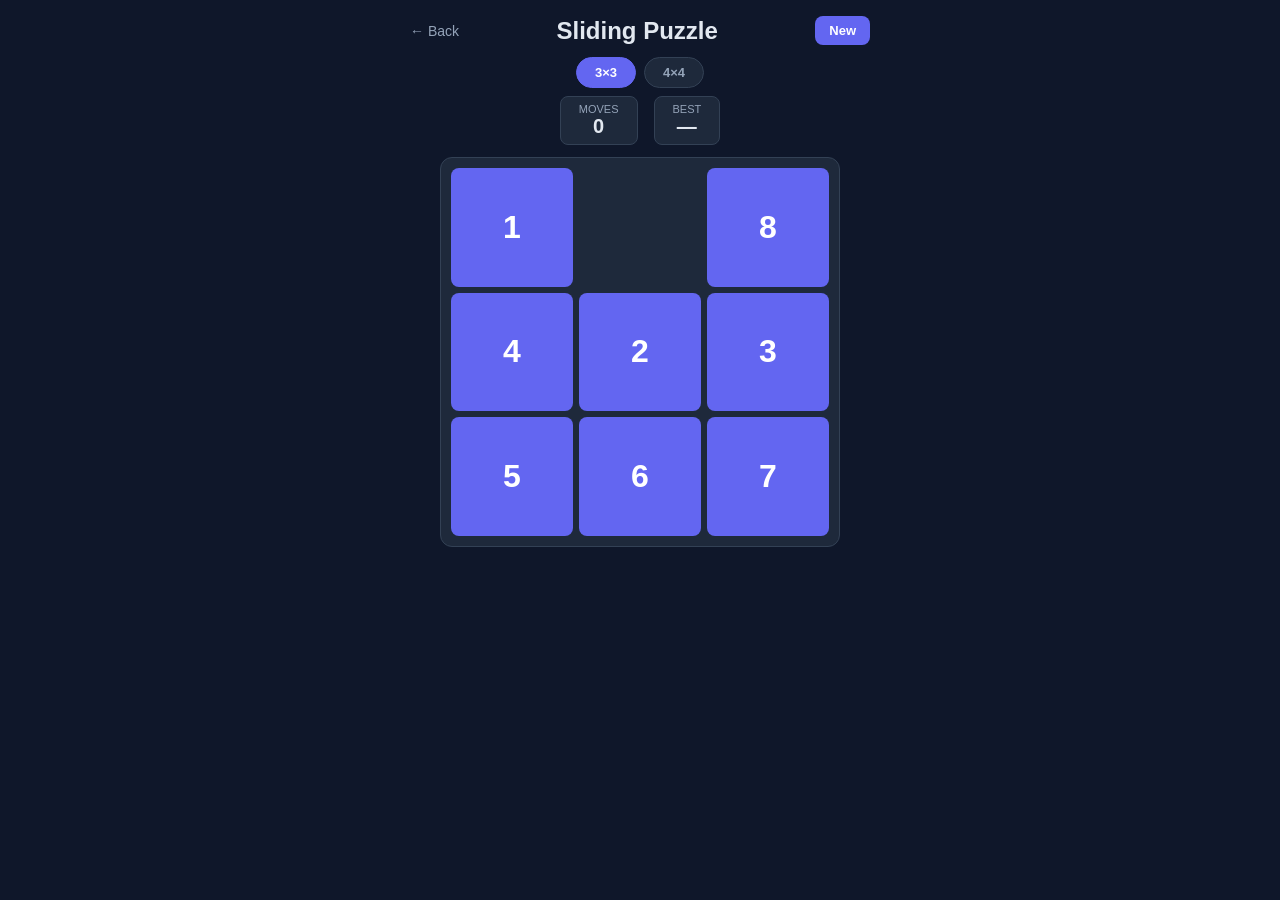
<file: games/sliding-puzzle.html>
<!DOCTYPE html>
<html lang="en">
<head>
<meta charset="UTF-8">
<meta name="viewport" content="width=device-width, initial-scale=1.0">
<title>Sliding Puzzle — oriz.games</title>
<style>
:root{--bg:#0f172a;--card:#1e293b;--border:#334155;--text:#e2e8f0;--muted:#94a3b8;--accent:#6366f1}
*{box-sizing:border-box;margin:0;padding:0}
body{background:var(--bg);color:var(--text);font-family:-apple-system,BlinkMacSystemFont,'Segoe UI',sans-serif;min-height:100vh;display:flex;flex-direction:column;align-items:center}
header{width:100%;max-width:500px;padding:16px 20px 0;display:flex;justify-content:space-between;align-items:center}
a.back{color:var(--muted);font-size:14px;text-decoration:none}a.back:hover{color:var(--text)}
h1{font-size:24px;font-weight:800}
.toolbar{display:flex;gap:8px;justify-content:center;padding:12px 20px 8px}
.sz-btn{background:var(--card);color:var(--muted);border:1px solid var(--border);padding:7px 18px;border-radius:20px;font-size:13px;font-weight:600;cursor:pointer;transition:all .15s}
.sz-btn.active,.sz-btn:hover{background:var(--accent);color:#fff;border-color:var(--accent)}
.info{display:flex;gap:16px;margin-bottom:12px}
.box{background:var(--card);border:1px solid var(--border);border-radius:8px;padding:6px 18px;text-align:center}
.box .l{font-size:11px;color:var(--muted);text-transform:uppercase}
.box .v{font-size:20px;font-weight:700}
#board{display:grid;gap:6px;padding:10px;background:var(--card);border:1px solid var(--border);border-radius:12px;width:min(90vw,400px)}
.tile{display:flex;align-items:center;justify-content:center;border-radius:8px;font-size:clamp(18px,6vw,32px);font-weight:800;cursor:pointer;transition:all .15s;background:var(--accent);color:#fff;user-select:none}
.tile.empty{background:transparent;cursor:default}
.tile:not(.empty):hover{opacity:.85;transform:scale(1.03)}
#winMsg{display:none;flex-direction:column;align-items:center;gap:10px;margin-top:12px}
#winMsg h2{color:#4ade80;font-size:28px}
#winMsg p{color:var(--muted)}
button.play-btn{cursor:pointer;border:none;background:var(--accent);color:#fff;padding:10px 24px;border-radius:8px;font-size:14px;font-weight:600}
</style>
</head>
<body>
<header>
  <a class="back" href="../index.html">&#8592; Back</a>
  <h1>Sliding Puzzle</h1>
  <button class="play-btn" onclick="newGame()" style="padding:7px 14px;font-size:13px">New</button>
</header>
<div class="toolbar">
  <button class="sz-btn active" data-s="3">3×3</button>
  <button class="sz-btn" data-s="4">4×4</button>
</div>
<div class="info">
  <div class="box"><div class="l">Moves</div><div class="v" id="moves">0</div></div>
  <div class="box"><div class="l">Best</div><div class="v" id="best">—</div></div>
</div>
<div id="board"></div>
<div id="winMsg">
  <h2>Solved!</h2>
  <p id="winTxt"></p>
  <button class="play-btn" onclick="newGame()">Play Again</button>
</div>

<script>
let size=3,tiles=[],blank,moves=0,best={};
const KEY=()=>`sp-${size}`;

function newGame(){
  moves=0;
  document.getElementById('moves').textContent=0;
  document.getElementById('winMsg').style.display='none';
  document.getElementById('best').textContent=best[KEY()]||'—';
  tiles=Array.from({length:size*size},(_,i)=>i);
  do{shuffle();}while(!isSolvable());
  blank=tiles.indexOf(0);
  render();
}

function shuffle(){for(let i=tiles.length-1;i>0;i--){const j=Math.floor(Math.random()*(i+1));[tiles[i],tiles[j]]=[tiles[j],tiles[i]];}}

function isSolvable(){
  const t=tiles.filter(x=>x);
  let inv=0;
  for(let i=0;i<t.length;i++)for(let j=i+1;j<t.length;j++)if(t[i]>t[j])inv++;
  if(size%2===1)return inv%2===0;
  const blankRow=Math.floor(tiles.indexOf(0)/size);
  return (inv+size-1-blankRow)%2===0;
}

function render(){
  const b=document.getElementById('board');
  b.style.gridTemplateColumns=`repeat(${size},1fr)`;
  const tileSize=`calc((min(90vw,400px) - ${(size+1)*6+20}px) / ${size})`;
  b.innerHTML='';
  tiles.forEach((v,i)=>{
    const d=document.createElement('div');
    d.className='tile'+(v===0?' empty':'');
    d.style.height=tileSize;
    d.textContent=v||'';
    if(v)d.addEventListener('click',()=>tryMove(i));
    b.appendChild(d);
  });
}

function tryMove(idx){
  const br=Math.floor(blank/size),bc=blank%size;
  const tr=Math.floor(idx/size),tc=idx%size;
  if(Math.abs(br-tr)+Math.abs(bc-tc)!==1)return;
  [tiles[blank],tiles[idx]]=[tiles[idx],tiles[blank]];
  blank=idx;
  moves++;
  document.getElementById('moves').textContent=moves;
  render();
  if(checkWin())showWin();
}

function checkWin(){return tiles.every((v,i)=>v===(i+1)%(size*size));}

function showWin(){
  if(!best[KEY()]||moves<best[KEY()]){best[KEY()]=moves;localStorage.setItem('sp-best-'+size,moves);}
  document.getElementById('best').textContent=best[KEY()];
  document.getElementById('winTxt').textContent=`Solved in ${moves} moves!`;
  document.getElementById('winMsg').style.display='flex';
}

document.querySelectorAll('.sz-btn').forEach(b=>{
  b.addEventListener('click',()=>{
    document.querySelector('.sz-btn.active').classList.remove('active');
    b.classList.add('active');
    size=+b.dataset.s;
    best[KEY()]=+localStorage.getItem('sp-best-'+size)||0;
    newGame();
  });
});

// touch swipe
let tx,ty;
document.getElementById('board').addEventListener('touchstart',e=>{tx=e.touches[0].clientX;ty=e.touches[0].clientY;},{passive:true});
document.getElementById('board').addEventListener('touchend',e=>{
  const dx=e.changedTouches[0].clientX-tx,dy=e.changedTouches[0].clientY-ty;
  if(Math.max(Math.abs(dx),Math.abs(dy))<20)return;
  // move blank in swipe direction = move tile adjacent in opposite direction
  let target=-1;
  const br=Math.floor(blank/size),bc=blank%size;
  if(Math.abs(dx)>Math.abs(dy)){
    if(dx>0&&bc>0)target=blank-1;
    else if(dx<0&&bc<size-1)target=blank+1;
  } else {
    if(dy>0&&br>0)target=blank-size;
    else if(dy<0&&br<size-1)target=blank+size;
  }
  if(target>=0)tryMove(target);
});

best[KEY()]=+localStorage.getItem('sp-best-'+size)||0;
newGame();
</script>
</body>
</html>
</file>
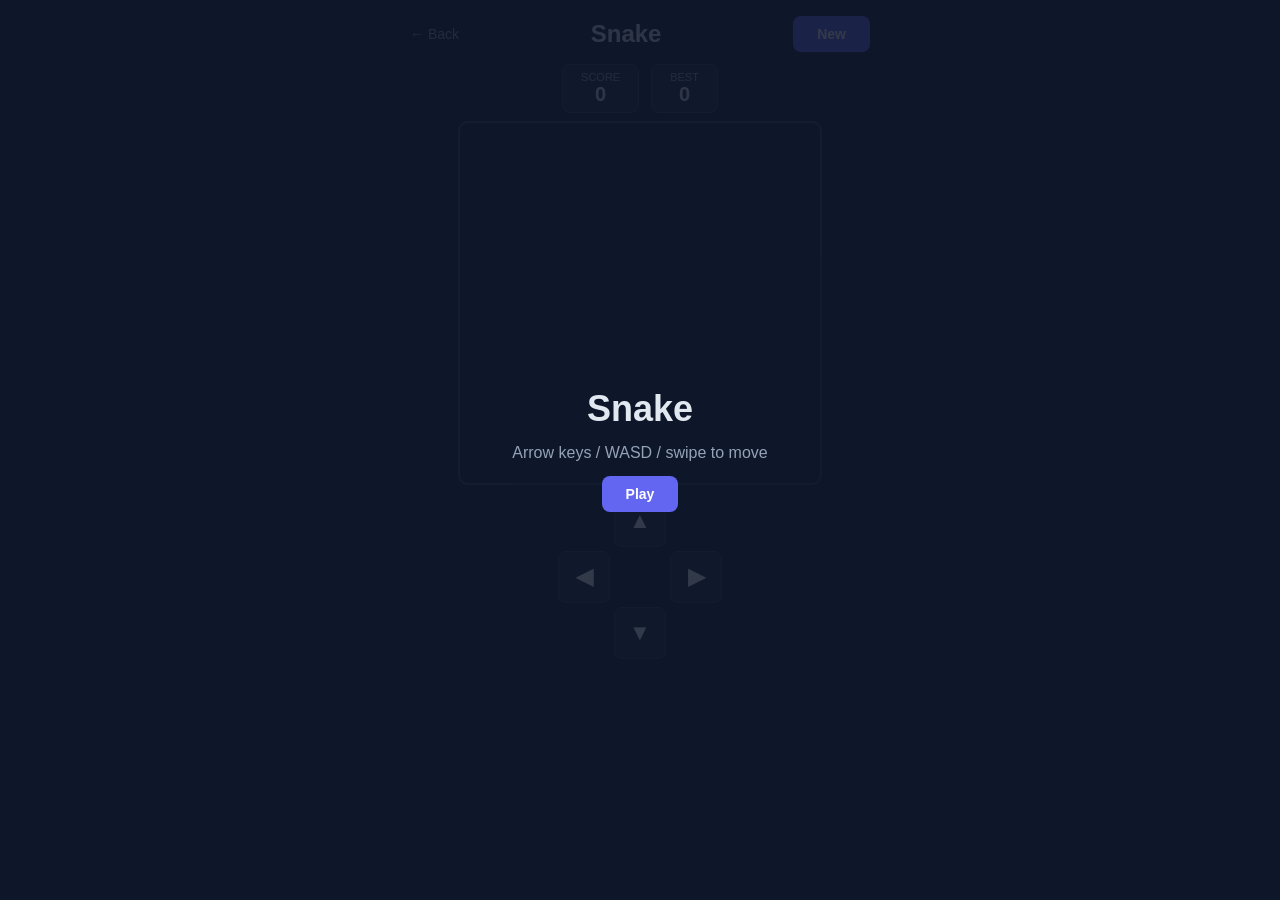
<file: games/snake.html>
<!DOCTYPE html>
<html lang="en">
<head>
<meta charset="UTF-8">
<meta name="viewport" content="width=device-width, initial-scale=1.0">
<title>Snake — oriz.games</title>
<style>
:root{--bg:#0f172a;--card:#1e293b;--border:#334155;--text:#e2e8f0;--muted:#94a3b8;--accent:#6366f1}
*{box-sizing:border-box;margin:0;padding:0}
body{background:var(--bg);color:var(--text);font-family:-apple-system,BlinkMacSystemFont,'Segoe UI',sans-serif;min-height:100vh;display:flex;flex-direction:column;align-items:center}
header{width:100%;max-width:500px;padding:16px 20px 0;display:flex;justify-content:space-between;align-items:center}
a.back{color:var(--muted);font-size:14px;text-decoration:none}a.back:hover{color:var(--text)}
h1{font-size:24px;font-weight:800}
.meta{display:flex;gap:12px;margin:12px 0 8px}
.box{background:var(--card);border:1px solid var(--border);border-radius:8px;padding:6px 18px;text-align:center}
.box .l{font-size:11px;color:var(--muted);text-transform:uppercase}
.box .v{font-size:20px;font-weight:700}
canvas{border:2px solid var(--border);border-radius:10px;display:block;touch-action:none}
#overlay{position:fixed;inset:0;background:rgba(15,23,42,.85);display:flex;align-items:center;justify-content:center;flex-direction:column;gap:14px;z-index:10}
#overlay h2{font-size:36px}
#overlay p{color:var(--muted)}
button{cursor:pointer;border:none;font-family:inherit;background:var(--accent);color:#fff;padding:10px 24px;border-radius:8px;font-size:14px;font-weight:600}
.dpad{display:grid;grid-template-areas:'. u .' 'l . r' '. d .';gap:4px;margin-top:10px}
.dp{width:52px;height:52px;background:var(--card);border:1px solid var(--border);border-radius:8px;font-size:22px;display:flex;align-items:center;justify-content:center}
.dp[data-dir=up]{grid-area:u}.dp[data-dir=left]{grid-area:l}.dp[data-dir=right]{grid-area:r}.dp[data-dir=down]{grid-area:d}
</style>
</head>
<body>
<header>
  <a class="back" href="../index.html">&#8592; Back</a>
  <h1>Snake</h1>
  <button onclick="startGame()">New</button>
</header>
<div class="meta">
  <div class="box"><div class="l">Score</div><div class="v" id="score">0</div></div>
  <div class="box"><div class="l">Best</div><div class="v" id="best">0</div></div>
</div>
<canvas id="c" width="360" height="360"></canvas>
<div class="dpad" id="dpad">
  <button class="dp" data-dir="up">▲</button>
  <button class="dp" data-dir="left">◀</button>
  <button class="dp" data-dir="right">▶</button>
  <button class="dp" data-dir="down">▼</button>
</div>
<div id="overlay">
  <h2 id="ovTitle">Snake</h2>
  <p id="ovSub">Arrow keys / WASD / swipe to move</p>
  <button onclick="startGame()">Play</button>
</div>

<script>
const CELL=20,COLS=18,ROWS=18;
const canvas=document.getElementById('c');
const ctx=canvas.getContext('2d');
canvas.width=COLS*CELL;canvas.height=ROWS*CELL;
let snake,dir,next,food,score,best=+localStorage.getItem('snake-best')||0,loop;

function startGame(){
  clearInterval(loop);
  snake=[{x:9,y:9},{x:8,y:9},{x:7,y:9}];
  dir={x:1,y:0};next={x:1,y:0};
  score=0;
  document.getElementById('score').textContent=0;
  document.getElementById('best').textContent=best;
  document.getElementById('overlay').style.display='none';
  placeFood();
  loop=setInterval(tick,130);
}

function placeFood(){
  do{food={x:Math.floor(Math.random()*COLS),y:Math.floor(Math.random()*ROWS)};}
  while(snake.some(s=>s.x===food.x&&s.y===food.y));
}

function tick(){
  dir={...next};
  const head={x:snake[0].x+dir.x,y:snake[0].y+dir.y};
  if(head.x<0||head.x>=COLS||head.y<0||head.y>=ROWS||snake.some(s=>s.x===head.x&&s.y===head.y)){
    clearInterval(loop);
    document.getElementById('ovTitle').textContent='Game Over';
    document.getElementById('ovSub').textContent='Score: '+score;
    document.getElementById('overlay').style.display='flex';
    return;
  }
  snake.unshift(head);
  if(head.x===food.x&&head.y===food.y){
    score++;
    document.getElementById('score').textContent=score;
    if(score>best){best=score;localStorage.setItem('snake-best',best);document.getElementById('best').textContent=best;}
    placeFood();
  } else snake.pop();
  draw();
}

function draw(){
  ctx.fillStyle='#0f172a';ctx.fillRect(0,0,canvas.width,canvas.height);
  ctx.fillStyle='#f87171';ctx.fillRect(food.x*CELL+1,food.y*CELL+1,CELL-2,CELL-2);
  snake.forEach((s,i)=>{
    ctx.fillStyle=i===0?'#4ade80':'#6366f1';
    ctx.fillRect(s.x*CELL+1,s.y*CELL+1,CELL-2,CELL-2);
  });
}

const MAP={ArrowLeft:{x:-1,y:0},ArrowRight:{x:1,y:0},ArrowUp:{x:0,y:-1},ArrowDown:{x:0,y:1},a:{x:-1,y:0},d:{x:1,y:0},w:{x:0,y:-1},s:{x:0,y:1}};
document.addEventListener('keydown',e=>{
  const d=MAP[e.key];
  if(d&&!(d.x===-dir.x&&d.y===0)&&!(d.y===-dir.y&&d.x===0)){e.preventDefault();next=d;}
});

document.getElementById('dpad').querySelectorAll('.dp').forEach(b=>{
  const DMAP={up:{x:0,y:-1},down:{x:0,y:1},left:{x:-1,y:0},right:{x:1,y:0}};
  b.addEventListener('click',()=>{const d=DMAP[b.dataset.dir];if(d&&!(d.x===-dir.x&&d.y===0)&&!(d.y===-dir.y&&d.x===0))next=d;});
});

let tx,ty;
canvas.addEventListener('touchstart',e=>{tx=e.touches[0].clientX;ty=e.touches[0].clientY;},{passive:true});
canvas.addEventListener('touchend',e=>{
  const dx=e.changedTouches[0].clientX-tx,dy=e.changedTouches[0].clientY-ty;
  if(Math.max(Math.abs(dx),Math.abs(dy))<20)return;
  if(Math.abs(dx)>Math.abs(dy)){next=dx>0?{x:1,y:0}:{x:-1,y:0};}else{next=dy>0?{x:0,y:1}:{x:0,y:-1};}
});
</script>
</body>
</html>
</file>
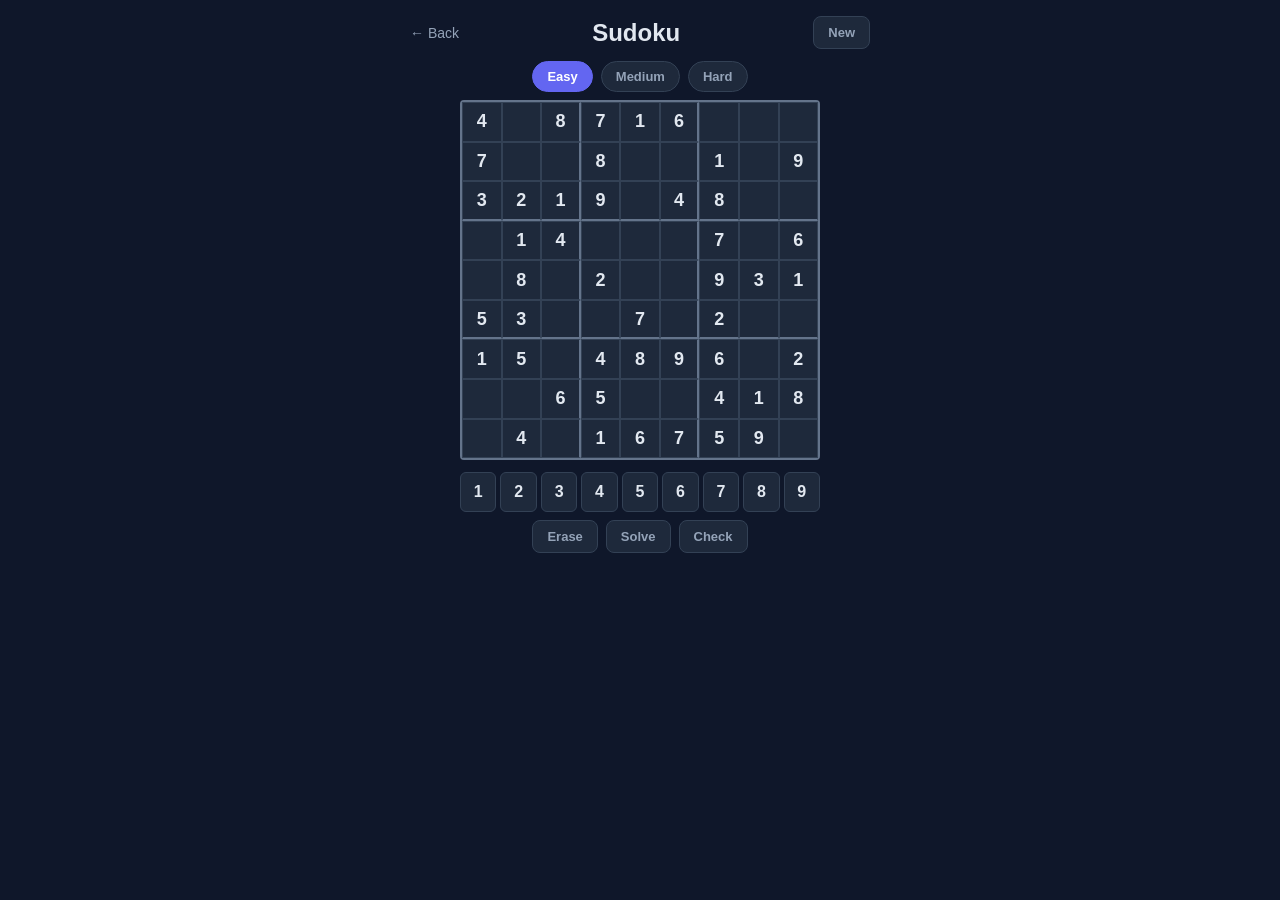
<file: games/sudoku.html>
<!DOCTYPE html>
<html lang="en">
<head>
<meta charset="UTF-8">
<meta name="viewport" content="width=device-width, initial-scale=1.0">
<title>Sudoku — oriz.games</title>
<style>
:root{--bg:#0f172a;--card:#1e293b;--border:#334155;--text:#e2e8f0;--muted:#94a3b8;--accent:#6366f1}
*{box-sizing:border-box;margin:0;padding:0}
body{background:var(--bg);color:var(--text);font-family:-apple-system,BlinkMacSystemFont,'Segoe UI',sans-serif;min-height:100vh;display:flex;flex-direction:column;align-items:center}
header{width:100%;max-width:500px;padding:16px 20px 0;display:flex;justify-content:space-between;align-items:center}
a.back{color:var(--muted);font-size:14px;text-decoration:none}a.back:hover{color:var(--text)}
h1{font-size:24px;font-weight:800}
button{cursor:pointer;border:none;font-family:inherit}
.toolbar{display:flex;gap:8px;flex-wrap:wrap;justify-content:center;padding:12px 20px 8px}
.d-btn{background:var(--card);color:var(--muted);border:1px solid var(--border);padding:7px 14px;border-radius:20px;font-size:13px;font-weight:600;transition:all .15s}
.d-btn.active,.d-btn:hover{background:var(--accent);color:#fff;border-color:var(--accent)}
#grid{display:grid;grid-template-columns:repeat(9,1fr);gap:0;border:2px solid #64748b;border-radius:4px;width:min(95vw,360px)}
.cell{width:100%;aspect-ratio:1;display:flex;align-items:center;justify-content:center;font-size:clamp(13px,4vw,18px);font-weight:600;border:1px solid #334155;cursor:pointer;transition:background .1s;background:var(--card);outline:none}
.cell.given{color:#e2e8f0;cursor:default}
.cell.user{color:#818cf8}
.cell.selected{background:#312e81!important}
.cell.highlight{background:#1e3a5f}
.cell.error{color:#f87171}
.cell.br{border-right:2px solid #64748b}
.cell.bb{border-bottom:2px solid #64748b}
.numpad{display:grid;grid-template-columns:repeat(9,1fr);gap:4px;width:min(95vw,360px);margin:12px 0 8px}
.np-btn{background:var(--card);color:var(--text);border:1px solid var(--border);border-radius:6px;font-size:16px;font-weight:700;padding:10px 0;transition:background .15s}
.np-btn:hover{background:var(--accent);color:#fff}
.actions{display:flex;gap:8px;margin-bottom:16px}
.act-btn{background:var(--card);color:var(--muted);border:1px solid var(--border);padding:8px 14px;border-radius:8px;font-size:13px;font-weight:600;transition:all .15s}
.act-btn:hover{background:var(--accent);color:#fff;border-color:var(--accent)}
#msg{color:#4ade80;font-weight:700;font-size:16px;height:24px;text-align:center}
</style>
</head>
<body>
<header>
  <a class="back" href="../index.html">&#8592; Back</a>
  <h1>Sudoku</h1>
  <button class="act-btn" onclick="newGame()">New</button>
</header>
<div class="toolbar">
  <button class="d-btn active" data-d="easy">Easy</button>
  <button class="d-btn" data-d="medium">Medium</button>
  <button class="d-btn" data-d="hard">Hard</button>
</div>
<div id="grid"></div>
<div class="numpad" id="numpad"></div>
<div class="actions">
  <button class="act-btn" onclick="eraseCell()">Erase</button>
  <button class="act-btn" onclick="solve()">Solve</button>
  <button class="act-btn" onclick="checkBoard()">Check</button>
</div>
<div id="msg"></div>

<script>
const REMOVE={easy:35,medium:45,hard:55};
let puzzle,solution,userGrid,selected=null,diff='easy';

function newGame(){
  solution=generateFull();
  puzzle=JSON.parse(JSON.stringify(solution));
  const remove=REMOVE[diff];
  const cells=shuffle(Array.from({length:81},(_,i)=>i));
  for(let i=0;i<remove;i++){const idx=cells[i];puzzle[Math.floor(idx/9)][idx%9]=0;}
  userGrid=puzzle.map(r=>[...r]);
  selected=null;
  document.getElementById('msg').textContent='';
  render();
}

function generateFull(){
  const g=Array.from({length:9},()=>Array(9).fill(0));
  fillGrid(g);
  return g;
}

function fillGrid(g){
  for(let i=0;i<81;i++){
    const r=Math.floor(i/9),c=i%9;
    if(g[r][c])continue;
    const nums=shuffle([1,2,3,4,5,6,7,8,9]);
    for(const n of nums){
      if(isValid(g,r,c,n)){g[r][c]=n;if(fillGrid(g))return true;g[r][c]=0;}
    }
    return false;
  }
  return true;
}

function isValid(g,r,c,n){
  for(let i=0;i<9;i++)if(g[r][i]===n||g[i][c]===n)return false;
  const br=Math.floor(r/3)*3,bc=Math.floor(c/3)*3;
  for(let i=0;i<3;i++)for(let j=0;j<3;j++)if(g[br+i][bc+j]===n)return false;
  return true;
}

function shuffle(a){for(let i=a.length-1;i>0;i--){const j=Math.floor(Math.random()*(i+1));[a[i],a[j]]=[a[j],a[i]];}return a;}

function render(){
  const g=document.getElementById('grid');
  g.innerHTML='';
  for(let r=0;r<9;r++)for(let c=0;c<9;c++){
    const d=document.createElement('div');
    d.className='cell';
    if(puzzle[r][c]){d.classList.add('given');d.textContent=puzzle[r][c];}
    else{
      const v=userGrid[r][c];
      if(v){
        d.classList.add('user');
        d.textContent=v;
        if(v!==solution[r][c])d.classList.add('error');
      }
    }
    if((c+1)%3===0&&c<8)d.classList.add('br');
    if((r+1)%3===0&&r<8)d.classList.add('bb');
    if(selected){
      const[sr,sc]=selected;
      if(sr===r&&sc===c)d.classList.add('selected');
      else if(sr===r||sc===c||(Math.floor(sr/3)===Math.floor(r/3)&&Math.floor(sc/3)===Math.floor(c/3)))d.classList.add('highlight');
    }
    d.addEventListener('click',()=>{selected=[r,c];render();});
    g.appendChild(d);
  }
}

function renderNumpad(){
  const np=document.getElementById('numpad');
  np.innerHTML='';
  for(let n=1;n<=9;n++){
    const b=document.createElement('button');
    b.className='np-btn';b.textContent=n;
    b.addEventListener('click',()=>inputNum(n));
    np.appendChild(b);
  }
}

function inputNum(n){
  if(!selected)return;
  const[r,c]=selected;
  if(puzzle[r][c])return;
  userGrid[r][c]=n;
  document.getElementById('msg').textContent='';
  render();
  if(checkWin())document.getElementById('msg').textContent='Solved!';
}

function eraseCell(){
  if(!selected)return;
  const[r,c]=selected;
  if(!puzzle[r][c])userGrid[r][c]=0;
  render();
}

function checkWin(){
  for(let r=0;r<9;r++)for(let c=0;c<9;c++)if(userGrid[r][c]!==solution[r][c])return false;
  return true;
}

function checkBoard(){
  let errs=0;
  for(let r=0;r<9;r++)for(let c=0;c<9;c++)if(userGrid[r][c]&&userGrid[r][c]!==solution[r][c])errs++;
  document.getElementById('msg').textContent=errs?`${errs} error(s) found`:'Looking good!';
}

function solve(){
  userGrid=solution.map(r=>[...r]);
  render();
  document.getElementById('msg').textContent='Solved!';
}

document.addEventListener('keydown',e=>{
  if(e.key>='1'&&e.key<='9')inputNum(+e.key);
  if(e.key==='Backspace'||e.key==='Delete')eraseCell();
});

document.querySelectorAll('.d-btn').forEach(b=>{
  b.addEventListener('click',()=>{document.querySelector('.d-btn.active').classList.remove('active');b.classList.add('active');diff=b.dataset.d;newGame();});
});

renderNumpad();
newGame();
</script>
</body>
</html>
</file>
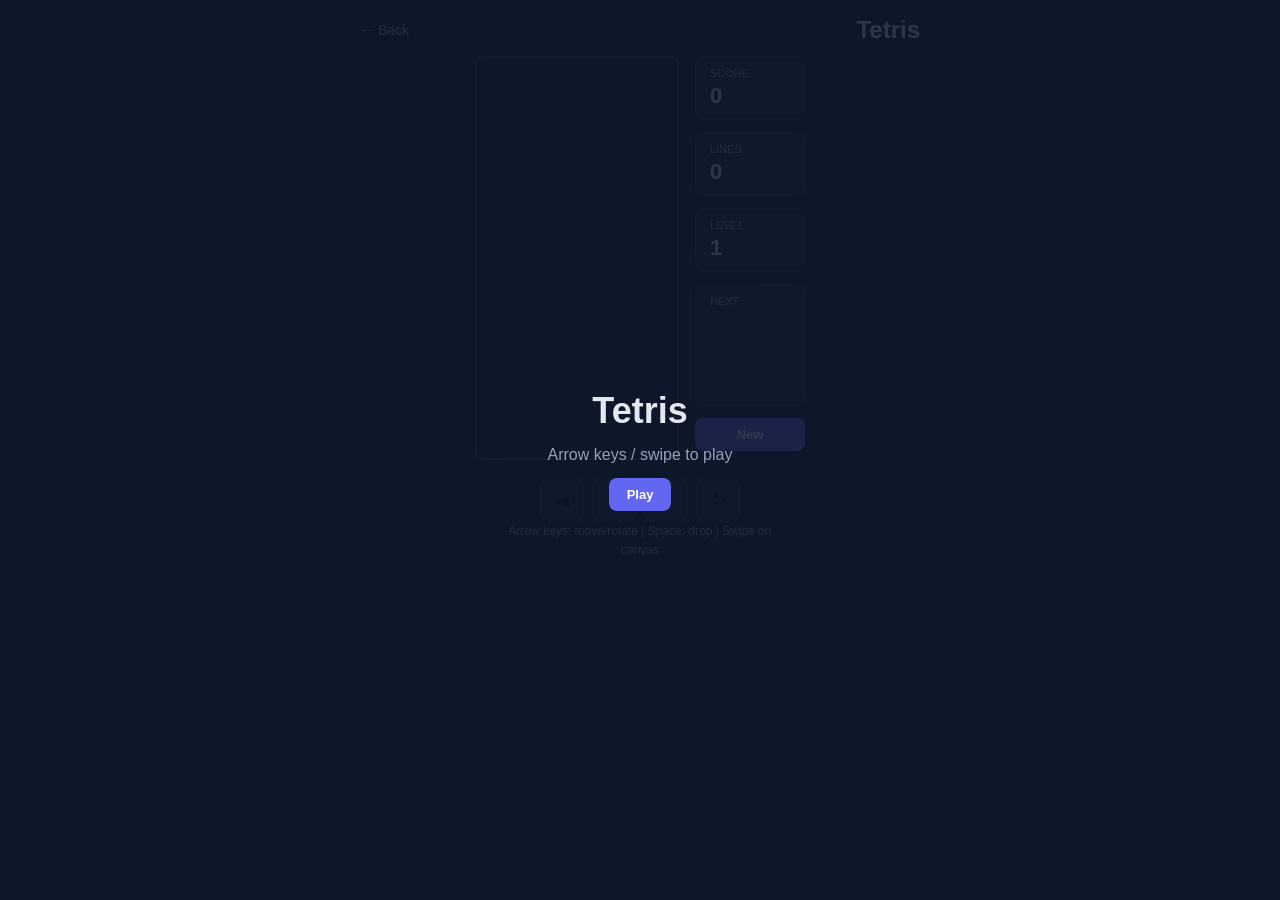
<file: games/tetris.html>
<!DOCTYPE html>
<html lang="en">
<head>
<meta charset="UTF-8">
<meta name="viewport" content="width=device-width, initial-scale=1.0">
<title>Tetris — oriz.games</title>
<style>
:root{--bg:#0f172a;--card:#1e293b;--border:#334155;--text:#e2e8f0;--muted:#94a3b8;--accent:#6366f1}
*{box-sizing:border-box;margin:0;padding:0}
body{background:var(--bg);color:var(--text);font-family:-apple-system,BlinkMacSystemFont,'Segoe UI',sans-serif;min-height:100vh;display:flex;flex-direction:column;align-items:center}
header{width:100%;max-width:600px;padding:16px 20px 0;display:flex;justify-content:space-between;align-items:center}
a.back{color:var(--muted);font-size:14px;text-decoration:none}a.back:hover{color:var(--text)}
h1{font-size:24px;font-weight:800}
button{cursor:pointer;border:none;font-family:inherit}
.wrap{display:flex;gap:16px;align-items:flex-start;padding:12px 20px}
.side{display:flex;flex-direction:column;gap:12px;min-width:90px}
.box{background:var(--card);border:1px solid var(--border);border-radius:8px;padding:10px 14px}
.box .l{font-size:11px;color:var(--muted);text-transform:uppercase;margin-bottom:4px}
.box .v{font-size:22px;font-weight:700}
canvas#c{border:2px solid var(--border);border-radius:8px;display:block}
canvas#next{background:#1e293b;border-radius:6px}
.btn{background:var(--accent);color:#fff;padding:9px 18px;border-radius:8px;font-size:13px;font-weight:600}
.btn:hover{opacity:.85}
#overlay{position:fixed;inset:0;background:rgba(15,23,42,.85);display:flex;align-items:center;justify-content:center;flex-direction:column;gap:14px;z-index:10}
#overlay h2{font-size:36px}
#overlay p{color:var(--muted)}
.controls{font-size:12px;color:var(--muted);max-width:280px;text-align:center;line-height:1.6}
.dpad{display:flex;gap:8px;margin-top:6px;justify-content:center}
.dp{width:44px;height:44px;background:var(--card);border:1px solid var(--border);border-radius:8px;font-size:18px;display:flex;align-items:center;justify-content:center}
</style>
</head>
<body>
<header>
  <a class="back" href="../index.html">&#8592; Back</a>
  <h1>Tetris</h1>
</header>
<div class="wrap">
  <canvas id="c" width="200" height="400"></canvas>
  <div class="side">
    <div class="box"><div class="l">Score</div><div class="v" id="score">0</div></div>
    <div class="box"><div class="l">Lines</div><div class="v" id="lines">0</div></div>
    <div class="box"><div class="l">Level</div><div class="v" id="level">1</div></div>
    <div class="box"><div class="l">Next</div><canvas id="next" width="80" height="80"></canvas></div>
    <button class="btn" onclick="startGame()">New</button>
  </div>
</div>
<div class="dpad">
  <button class="dp" id="bLeft">◀</button>
  <button class="dp" id="bDown">▼</button>
  <button class="dp" id="bRight">▶</button>
  <button class="dp" id="bRot">↻</button>
</div>
<div class="controls">Arrow keys: move/rotate | Space: drop | Swipe on canvas</div>

<div id="overlay">
  <h2 id="ovT">Tetris</h2>
  <p id="ovS">Arrow keys / swipe to play</p>
  <button class="btn" onclick="startGame()">Play</button>
</div>

<script>
const COLS=10,ROWS=20,CELL=20;
const COLORS=['','#f87171','#fb923c','#facc15','#4ade80','#60a5fa','#818cf8','#e879f9'];
const SHAPES=[
  null,
  [[1,1,1,1]],
  [[1,1],[1,1]],
  [[0,1,0],[1,1,1]],
  [[1,0,0],[1,1,1]],
  [[0,0,1],[1,1,1]],
  [[0,1,1],[1,1,0]],
  [[1,1,0],[0,1,1]],
];
const canvas=document.getElementById('c');
const ctx=canvas.getContext('2d');
const nctx=document.getElementById('next').getContext('2d');
let board,cur,curX,curY,next,score,lines,level,loop,running;

function startGame(){
  board=Array.from({length:ROWS},()=>Array(COLS).fill(0));
  score=0;lines=0;level=1;running=true;
  document.getElementById('score').textContent=0;
  document.getElementById('lines').textContent=0;
  document.getElementById('level').textContent=1;
  document.getElementById('overlay').style.display='none';
  clearInterval(loop);
  next=randPiece();
  spawn();
  loop=setInterval(()=>{if(running)drop();},speed());
}

function speed(){return Math.max(100,500-level*40);}
function randPiece(){return 1+Math.floor(Math.random()*7);}

function spawn(){
  cur=next;next=randPiece();
  const shape=SHAPES[cur];
  curX=Math.floor((COLS-shape[0].length)/2);
  curY=0;
  if(!valid(0,0,shape)){endGame();return;}
  drawNext();draw();
}

function valid(dx,dy,shape){
  return shape.every((row,r)=>row.every((v,c)=>{
    if(!v)return true;
    const nx=curX+c+dx,ny=curY+r+dy;
    return nx>=0&&nx<COLS&&ny>=0&&ny<ROWS&&!board[ny][nx];
  }));
}

function rotate(shape){return shape[0].map((_,c)=>shape.map(row=>row[c]).reverse());}

function drop(){
  if(valid(0,1,SHAPES[cur])){curY++;draw();}
  else{lock();clearLines();spawn();}
}

function hardDrop(){while(valid(0,1,SHAPES[cur]))curY++;drop();}

function lock(){
  SHAPES[cur].forEach((row,r)=>row.forEach((v,c)=>{if(v)board[curY+r][curX+c]=cur;}));
}

function clearLines(){
  let cleared=0;
  for(let r=ROWS-1;r>=0;r--){
    if(board[r].every(v=>v)){board.splice(r,1);board.unshift(Array(COLS).fill(0));cleared++;r++;}
  }
  if(cleared){
    lines+=cleared;
    score+=[0,100,300,500,800][cleared]*level;
    level=Math.floor(lines/10)+1;
    document.getElementById('score').textContent=score;
    document.getElementById('lines').textContent=lines;
    document.getElementById('level').textContent=level;
    clearInterval(loop);loop=setInterval(()=>{if(running)drop();},speed());
  }
}

function endGame(){
  running=false;clearInterval(loop);
  document.getElementById('ovT').textContent='Game Over';
  document.getElementById('ovS').textContent='Score: '+score;
  document.getElementById('overlay').style.display='flex';
}

function draw(){
  ctx.fillStyle='#0f172a';ctx.fillRect(0,0,canvas.width,canvas.height);
  // grid lines subtle
  ctx.strokeStyle='#1e293b';ctx.lineWidth=1;
  for(let r=0;r<ROWS;r++)for(let c=0;c<COLS;c++){ctx.strokeRect(c*CELL,r*CELL,CELL,CELL);}
  board.forEach((row,r)=>row.forEach((v,c)=>{
    if(v){ctx.fillStyle=COLORS[v];ctx.fillRect(c*CELL+1,r*CELL+1,CELL-2,CELL-2);}
  }));
  // ghost
  let gy=curY;while(valid(0,gy-curY+1,SHAPES[cur]))gy++;
  SHAPES[cur].forEach((row,r)=>row.forEach((v,c)=>{
    if(v){ctx.fillStyle='rgba(99,102,241,.3)';ctx.fillRect((curX+c)*CELL+1,(gy+r)*CELL+1,CELL-2,CELL-2);}
  }));
  SHAPES[cur].forEach((row,r)=>row.forEach((v,c)=>{
    if(v){ctx.fillStyle=COLORS[cur];ctx.fillRect((curX+c)*CELL+1,(curY+r)*CELL+1,CELL-2,CELL-2);}
  }));
}

function drawNext(){
  nctx.fillStyle='#1e293b';nctx.fillRect(0,0,80,80);
  const s=SHAPES[next];
  const ox=Math.floor((4-s[0].length)/2)*CELL,oy=Math.floor((4-s.length)/2)*CELL;
  s.forEach((row,r)=>row.forEach((v,c)=>{
    if(v){nctx.fillStyle=COLORS[next];nctx.fillRect(ox+c*CELL+1,oy+r*CELL+1,CELL-2,CELL-2);}
  }));
}

document.addEventListener('keydown',e=>{
  if(!running)return;
  if(e.key==='ArrowLeft'&&valid(-1,0,SHAPES[cur])){curX--;draw();}
  if(e.key==='ArrowRight'&&valid(1,0,SHAPES[cur])){curX++;draw();}
  if(e.key==='ArrowDown'){drop();}
  if(e.key==='ArrowUp'||e.key==='x'){const r=rotate(SHAPES[cur]);if(valid(0,0,r)){cur=-1;SHAPES[-1]=r;cur=-1;}
    // proper rotate
    const rot=rotate(SHAPES[cur]);if(valid(0,0,rot)){const old=SHAPES[cur];SHAPES[cur]=rot;draw();}}
  if(e.key===' '){e.preventDefault();hardDrop();}
});

document.getElementById('bLeft').addEventListener('click',()=>{if(running&&valid(-1,0,SHAPES[cur])){curX--;draw();}});
document.getElementById('bRight').addEventListener('click',()=>{if(running&&valid(1,0,SHAPES[cur])){curX++;draw();}});
document.getElementById('bDown').addEventListener('click',()=>{if(running)drop();});
document.getElementById('bRot').addEventListener('click',()=>{
  if(!running)return;
  const rot=rotate(SHAPES[cur]);if(valid(0,0,rot)){SHAPES[cur]=rot;draw();}
});

let tx,ty;
canvas.addEventListener('touchstart',e=>{tx=e.touches[0].clientX;ty=e.touches[0].clientY;},{passive:true});
canvas.addEventListener('touchend',e=>{
  if(!running)return;
  const dx=e.changedTouches[0].clientX-tx,dy=e.changedTouches[0].clientY-ty;
  if(Math.abs(dx)<15&&Math.abs(dy)<15){const rot=rotate(SHAPES[cur]);if(valid(0,0,rot)){SHAPES[cur]=rot;draw();}return;}
  if(Math.abs(dx)>Math.abs(dy)){if(valid(dx>0?1:-1,0,SHAPES[cur])){curX+=(dx>0?1:-1);draw();}}
  else if(dy>0)drop();else hardDrop();
});
</script>
</body>
</html>
</file>
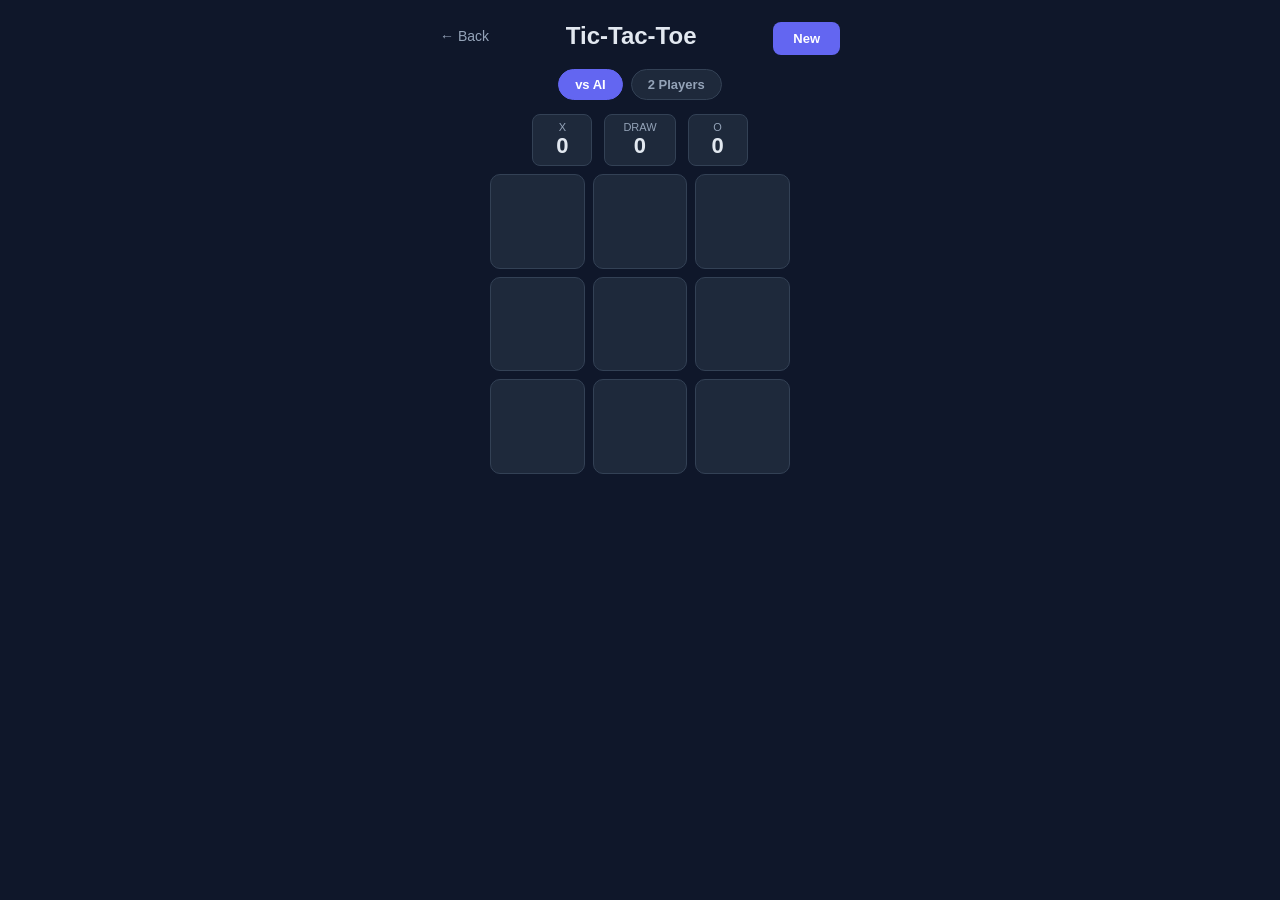
<file: games/tic-tac-toe.html>
<!DOCTYPE html>
<html lang="en">
<head>
<meta charset="UTF-8">
<meta name="viewport" content="width=device-width, initial-scale=1.0">
<title>Tic-Tac-Toe — oriz.games</title>
<style>
:root{--bg:#0f172a;--card:#1e293b;--border:#334155;--text:#e2e8f0;--muted:#94a3b8;--accent:#6366f1;--x:#f87171;--o:#60a5fa}
*{box-sizing:border-box;margin:0;padding:0}
body{background:var(--bg);color:var(--text);font-family:-apple-system,BlinkMacSystemFont,'Segoe UI',sans-serif;min-height:100vh;display:flex;flex-direction:column;align-items:center}
header{width:100%;max-width:440px;padding:16px 20px 0;display:flex;justify-content:space-between;align-items:center}
a.back{color:var(--muted);font-size:14px;text-decoration:none}a.back:hover{color:var(--text)}
h1{font-size:24px;font-weight:800}
button{cursor:pointer;border:none;font-family:inherit}
.mode-bar{display:flex;gap:8px;justify-content:center;padding:14px 20px 0}
.m-btn{background:var(--card);color:var(--muted);border:1px solid var(--border);padding:7px 16px;border-radius:20px;font-size:13px;font-weight:600;transition:all .15s}
.m-btn.active,.m-btn:hover{background:var(--accent);color:#fff;border-color:var(--accent)}
.scores{display:flex;gap:12px;margin:14px 0 8px}
.sb{background:var(--card);border:1px solid var(--border);border-radius:8px;padding:6px 18px;text-align:center;min-width:60px}
.sb .l{font-size:11px;color:var(--muted);text-transform:uppercase}
.sb .v{font-size:22px;font-weight:700}
#board{display:grid;grid-template-columns:repeat(3,1fr);gap:8px;width:min(90vw,300px);margin-bottom:12px}
.cell{aspect-ratio:1;background:var(--card);border:1px solid var(--border);border-radius:10px;display:flex;align-items:center;justify-content:center;font-size:clamp(32px,12vw,60px);font-weight:800;cursor:pointer;transition:background .1s}
.cell:hover:not(.taken){background:#2d3748}
.cell.x{color:var(--x);cursor:default}
.cell.o{color:var(--o);cursor:default}
.cell.win-cell{background:#312e81}
#status{font-size:16px;font-weight:600;color:#facc15;height:28px;text-align:center}
.play-btn{background:var(--accent);color:#fff;padding:9px 20px;border-radius:8px;font-size:13px;font-weight:600;margin-top:6px}
</style>
</head>
<body>
<header>
  <a class="back" href="../index.html">&#8592; Back</a>
  <h1>Tic-Tac-Toe</h1>
  <button class="play-btn" onclick="newGame()">New</button>
</header>
<div class="mode-bar">
  <button class="m-btn active" data-m="ai">vs AI</button>
  <button class="m-btn" data-m="2p">2 Players</button>
</div>
<div class="scores">
  <div class="sb"><div class="l">X</div><div class="v" id="sx">0</div></div>
  <div class="sb"><div class="l">Draw</div><div class="v" id="sd">0</div></div>
  <div class="sb"><div class="l">O</div><div class="v" id="so">0</div></div>
</div>
<div id="board"></div>
<div id="status"></div>

<script>
const LINES=[[0,1,2],[3,4,5],[6,7,8],[0,3,6],[1,4,7],[2,5,8],[0,4,8],[2,4,6]];
let board,turn,gameOver,mode='ai',scores={x:0,d:0,o:0};

function newGame(){
  board=Array(9).fill(null);turn='X';gameOver=false;
  document.getElementById('status').textContent='';
  render();
}

function render(){
  const b=document.getElementById('board');
  b.innerHTML=board.map((v,i)=>`<div class="cell${v?' '+v.toLowerCase()+' taken':''}" data-i="${i}">${v||''}</div>`).join('');
  b.querySelectorAll('.cell').forEach(c=>{
    if(!c.classList.contains('taken'))c.addEventListener('click',()=>play(+c.dataset.i));
  });
}

function play(i){
  if(gameOver||board[i])return;
  board[i]=turn;
  const w=checkWin();
  if(w){endGame(turn,w);return;}
  if(board.every(v=>v)){endGame(null);return;}
  turn=turn==='X'?'O':'X';
  document.getElementById('status').textContent=`${turn}'s turn`;
  render();
  if(mode==='ai'&&turn==='O')setTimeout(aiMove,300);
}

function aiMove(){
  if(gameOver)return;
  const i=minimax(board,'O').idx;
  play(i);
}

function minimax(b,p,depth=0){
  const w=checkWinFor(b);
  if(w==='O')return{score:10-depth};
  if(w==='X')return{score:depth-10};
  const empty=b.map((v,i)=>v?null:i).filter(i=>i!==null);
  if(!empty.length)return{score:0};
  const moves=empty.map(i=>{
    const nb=[...b];nb[i]=p;
    const s=minimax(nb,p==='O'?'X':'O',depth+1).score;
    return{idx:i,score:s};
  });
  return p==='O'?moves.reduce((a,m)=>m.score>a.score?m:a):moves.reduce((a,m)=>m.score<a.score?m:a);
}

function checkWin(){
  for(const[a,b,c]of LINES){
    if(board[a]&&board[a]===board[b]&&board[b]===board[c])return[a,b,c];
  }
  return null;
}

function checkWinFor(b){
  for(const[a,bv,c]of LINES){
    if(b[a]&&b[a]===b[bv]&&b[bv]===b[c])return b[a];
  }
  return null;
}

function endGame(winner,line){
  gameOver=true;
  if(winner){
    scores[winner.toLowerCase()]++;
    document.getElementById('s'+winner.toLowerCase()).textContent=scores[winner.toLowerCase()];
    document.getElementById('status').textContent=`${winner} wins!`;
    if(line){
      render();
      line.forEach(i=>document.getElementById('board').children[i].classList.add('win-cell'));
    }
  } else {
    scores.d++;
    document.getElementById('sd').textContent=scores.d;
    document.getElementById('status').textContent="It's a draw!";
  }
  setTimeout(newGame,1800);
}

document.querySelectorAll('.m-btn').forEach(b=>{
  b.addEventListener('click',()=>{
    document.querySelector('.m-btn.active').classList.remove('active');
    b.classList.add('active');mode=b.dataset.m;newGame();
  });
});

newGame();
</script>
</body>
</html>
</file>
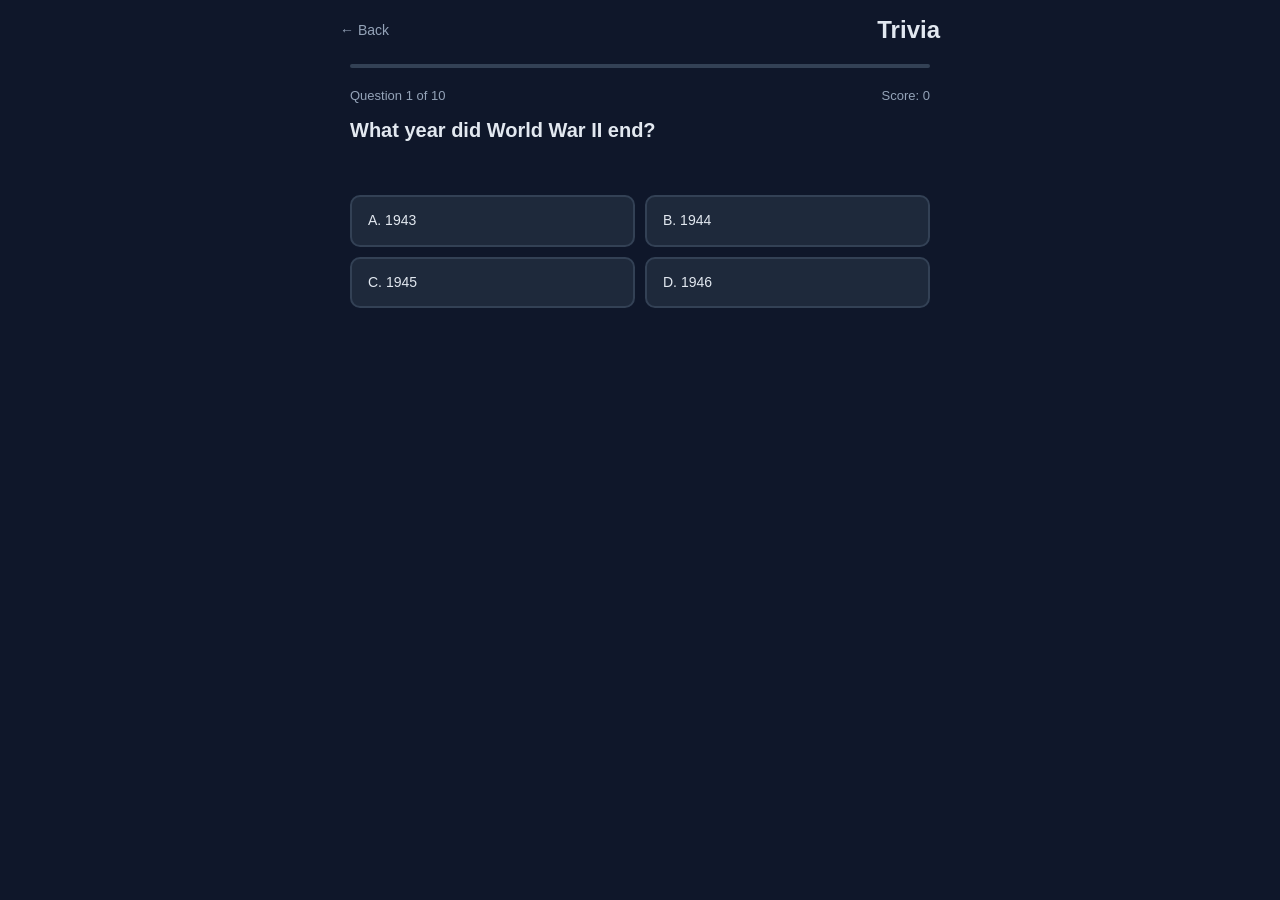
<file: games/trivia.html>
<!DOCTYPE html>
<html lang="en">
<head>
<meta charset="UTF-8">
<meta name="viewport" content="width=device-width, initial-scale=1.0">
<title>Trivia — oriz.games</title>
<style>
:root{--bg:#0f172a;--card:#1e293b;--border:#334155;--text:#e2e8f0;--muted:#94a3b8;--accent:#6366f1;--green:#4ade80;--red:#f87171}
*{box-sizing:border-box;margin:0;padding:0}
body{background:var(--bg);color:var(--text);font-family:-apple-system,BlinkMacSystemFont,'Segoe UI',sans-serif;min-height:100vh;display:flex;flex-direction:column;align-items:center}
header{width:100%;max-width:640px;padding:16px 20px 0;display:flex;justify-content:space-between;align-items:center}
a.back{color:var(--muted);font-size:14px;text-decoration:none}a.back:hover{color:var(--text)}
h1{font-size:24px;font-weight:800}
button{cursor:pointer;border:none;font-family:inherit}
.wrap{width:min(96vw,620px);padding:20px}
.progress{height:4px;background:var(--border);border-radius:2px;margin-bottom:20px}
.progress-bar{height:100%;background:var(--accent);border-radius:2px;transition:width .4s}
.q-meta{display:flex;justify-content:space-between;color:var(--muted);font-size:13px;margin-bottom:12px}
.q-text{font-size:clamp(16px,3vw,20px);font-weight:600;line-height:1.5;margin-bottom:20px;min-height:60px}
.options{display:grid;grid-template-columns:1fr 1fr;gap:10px}
@media(max-width:480px){.options{grid-template-columns:1fr}}
.opt{background:var(--card);border:2px solid var(--border);border-radius:10px;padding:14px 16px;font-size:14px;font-weight:500;color:var(--text);text-align:left;transition:all .15s;line-height:1.4}
.opt:hover:not(:disabled){border-color:var(--accent);background:#1e3a5f}
.opt.correct{border-color:var(--green);background:#14532d;color:var(--green)}
.opt.wrong{border-color:var(--red);background:#7f1d1d;color:var(--red)}
.opt:disabled{cursor:default}
.next-btn{background:var(--accent);color:#fff;padding:12px 28px;border-radius:8px;font-size:14px;font-weight:600;margin-top:16px}
.next-btn:hover{opacity:.85}
.result-card{text-align:center;padding:40px 20px}
.result-card h2{font-size:36px;margin-bottom:8px}
.result-card .sc{font-size:64px;font-weight:800;color:var(--accent);line-height:1}
.result-card p{color:var(--muted);margin:8px 0 24px}
.play-btn{background:var(--accent);color:#fff;padding:12px 28px;border-radius:8px;font-size:15px;font-weight:600}
</style>
</head>
<body>
<header>
  <a class="back" href="../index.html">&#8592; Back</a>
  <h1>Trivia</h1>
</header>
<div class="wrap" id="wrap"></div>

<script>
const QUESTIONS=[
  {q:"What is the capital of Australia?",opts:["Sydney","Melbourne","Canberra","Brisbane"],a:2},
  {q:"How many sides does a hexagon have?",opts:["5","6","7","8"],a:1},
  {q:"Who painted the Mona Lisa?",opts:["Michelangelo","Raphael","Leonardo da Vinci","Donatello"],a:2},
  {q:"What is the chemical symbol for gold?",opts:["Ag","Fe","Au","Hg"],a:2},
  {q:"Which planet is known as the Red Planet?",opts:["Venus","Mars","Jupiter","Saturn"],a:1},
  {q:"What year did World War II end?",opts:["1943","1944","1945","1946"],a:2},
  {q:"How many bones are in the adult human body?",opts:["196","206","216","226"],a:1},
  {q:"What is the longest river in the world?",opts:["Amazon","Nile","Yangtze","Mississippi"],a:1},
  {q:"Which element has the atomic number 1?",opts:["Helium","Oxygen","Hydrogen","Carbon"],a:2},
  {q:"Who wrote 'Romeo and Juliet'?",opts:["Charles Dickens","Jane Austen","William Shakespeare","Mark Twain"],a:2},
  {q:"What is the largest ocean on Earth?",opts:["Atlantic","Indian","Arctic","Pacific"],a:3},
  {q:"In what year was the first iPhone released?",opts:["2005","2006","2007","2008"],a:2},
  {q:"What is the speed of light (approx)?",opts:["200,000 km/s","300,000 km/s","400,000 km/s","150,000 km/s"],a:1},
  {q:"Which country invented paper?",opts:["Japan","India","Egypt","China"],a:3},
  {q:"What is the powerhouse of the cell?",opts:["Nucleus","Ribosome","Mitochondria","Golgi apparatus"],a:2},
  {q:"How many continents are on Earth?",opts:["5","6","7","8"],a:2},
  {q:"What is the smallest prime number?",opts:["0","1","2","3"],a:2},
  {q:"Which gas do plants primarily absorb?",opts:["Oxygen","Nitrogen","Carbon dioxide","Hydrogen"],a:2},
  {q:"Who was the first person to walk on the Moon?",opts:["Buzz Aldrin","Yuri Gagarin","Neil Armstrong","John Glenn"],a:2},
  {q:"What is the hardest natural substance on Earth?",opts:["Gold","Iron","Diamond","Quartz"],a:2},
];

let pool,idx,score,answered,total=10;

function shuffle(a){return a.sort(()=>Math.random()-.5);}

function startGame(){
  pool=shuffle([...QUESTIONS]).slice(0,total);
  idx=0;score=0;
  showQuestion();
}

function showQuestion(){
  const wrap=document.getElementById('wrap');
  const q=pool[idx];
  const pct=((idx)/total*100).toFixed(0);
  wrap.innerHTML=`
    <div class="progress"><div class="progress-bar" style="width:${pct}%"></div></div>
    <div class="q-meta"><span>Question ${idx+1} of ${total}</span><span>Score: ${score}</span></div>
    <div class="q-text">${q.q}</div>
    <div class="options">
      ${q.opts.map((o,i)=>`<button class="opt" data-i="${i}">${String.fromCharCode(65+i)}. ${o}</button>`).join('')}
    </div>
    <button class="next-btn" id="nextBtn" style="display:none">${idx+1<total?'Next':'Results'}</button>
  `;
  document.querySelectorAll('.opt').forEach(b=>{
    b.addEventListener('click',()=>answer(+b.dataset.i,q.a));
  });
  document.getElementById('nextBtn').addEventListener('click',next);
}

function answer(chosen,correct){
  document.querySelectorAll('.opt').forEach(b=>{
    b.disabled=true;
    if(+b.dataset.i===correct)b.classList.add('correct');
    else if(+b.dataset.i===chosen)b.classList.add('wrong');
  });
  if(chosen===correct)score++;
  document.getElementById('nextBtn').style.display='inline-block';
}

function next(){idx++;idx<total?showQuestion():showResult();}

function showResult(){
  const pct=Math.round(score/total*100);
  const grade=pct>=90?'Excellent!':pct>=70?'Great!':pct>=50?'Not bad!':'Keep practicing!';
  document.getElementById('wrap').innerHTML=`
    <div class="result-card">
      <h2>${grade}</h2>
      <div class="sc">${score}/${total}</div>
      <p>${pct}% correct</p>
      <button class="play-btn" onclick="startGame()">Play Again</button>
    </div>
  `;
}

startGame();
</script>
</body>
</html>
</file>
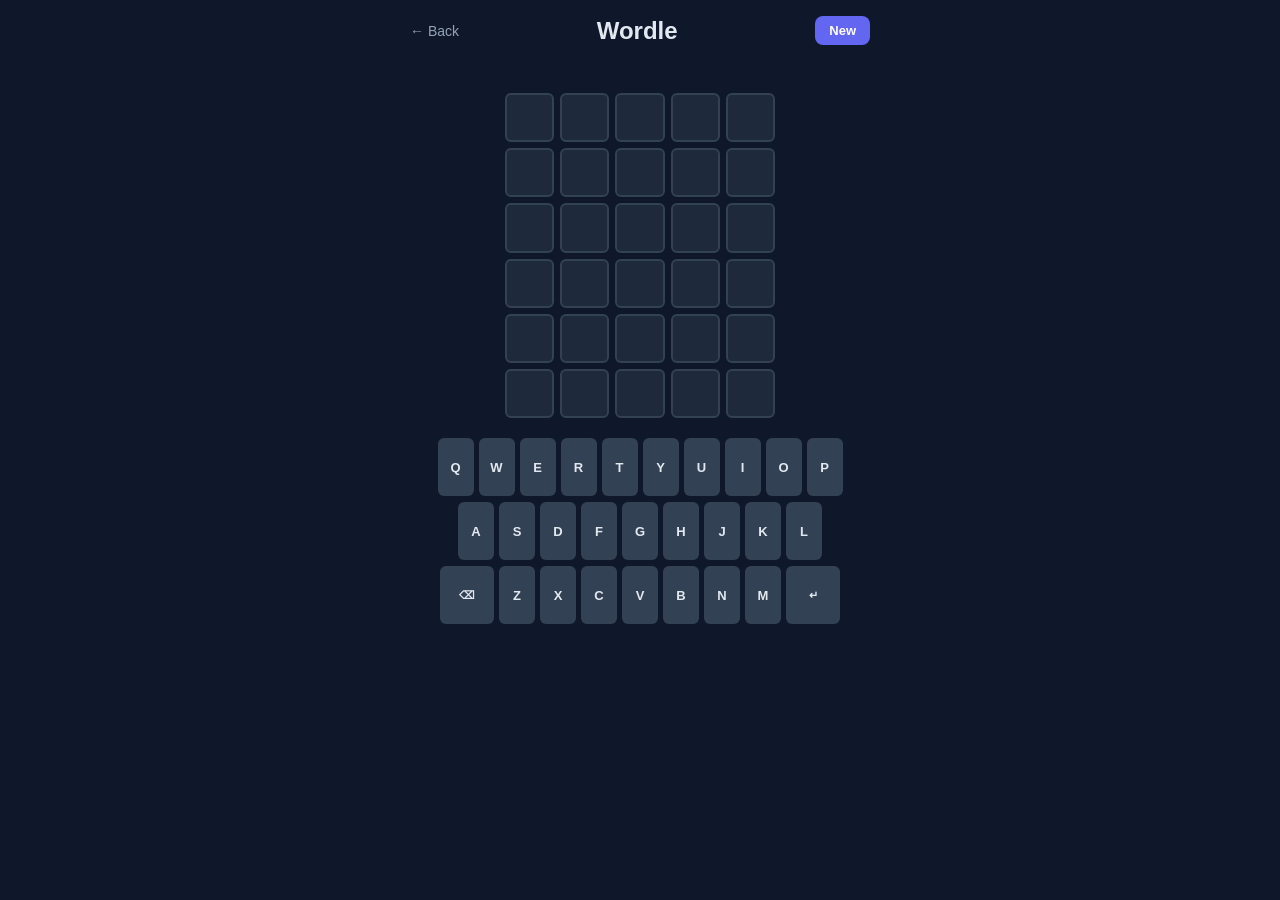
<file: games/wordle.html>
<!DOCTYPE html>
<html lang="en">
<head>
<meta charset="UTF-8">
<meta name="viewport" content="width=device-width, initial-scale=1.0">
<title>Wordle — oriz.games</title>
<style>
:root{--bg:#0f172a;--card:#1e293b;--border:#334155;--text:#e2e8f0;--muted:#94a3b8;--accent:#6366f1;--green:#4ade80;--yellow:#facc15;--gray:#475569}
*{box-sizing:border-box;margin:0;padding:0}
body{background:var(--bg);color:var(--text);font-family:-apple-system,BlinkMacSystemFont,'Segoe UI',sans-serif;min-height:100vh;display:flex;flex-direction:column;align-items:center}
header{width:100%;max-width:500px;padding:16px 20px 0;display:flex;justify-content:space-between;align-items:center}
a.back{color:var(--muted);font-size:14px;text-decoration:none}a.back:hover{color:var(--text)}
h1{font-size:24px;font-weight:800}
button{cursor:pointer;border:none;font-family:inherit}
#grid{display:grid;grid-template-rows:repeat(6,1fr);gap:6px;padding:20px;width:min(90vw,310px)}
.row{display:grid;grid-template-columns:repeat(5,1fr);gap:6px}
.tile{aspect-ratio:1;border:2px solid var(--border);border-radius:6px;display:flex;align-items:center;justify-content:center;font-size:clamp(18px,6vw,26px);font-weight:800;text-transform:uppercase;transition:background .3s,border-color .3s;background:var(--card)}
.tile.filled{border-color:#64748b;animation:pop .1s ease}
.tile.correct{background:var(--green);border-color:var(--green);color:#0f172a}
.tile.present{background:var(--yellow);border-color:var(--yellow);color:#0f172a}
.tile.absent{background:var(--gray);border-color:var(--gray)}
.tile.shake{animation:shake .3s ease}
@keyframes pop{0%{transform:scale(1)}50%{transform:scale(1.12)}100%{transform:scale(1)}}
@keyframes shake{0%,100%{transform:translateX(0)}20%,60%{transform:translateX(-6px)}40%,80%{transform:translateX(6px)}}
#keyboard{display:flex;flex-direction:column;align-items:center;gap:6px;padding-bottom:20px}
.kb-row{display:flex;gap:5px}
.kb-key{height:58px;min-width:36px;border-radius:6px;font-size:13px;font-weight:700;background:#334155;color:var(--text);padding:0 8px;text-transform:uppercase;transition:background .2s}
.kb-key.wide{min-width:54px;font-size:11px}
.kb-key.correct{background:var(--green);color:#0f172a}
.kb-key.present{background:var(--yellow);color:#0f172a}
.kb-key.absent{background:#1e293b;color:var(--muted)}
#msg{height:28px;display:flex;align-items:center;justify-content:center;font-size:15px;font-weight:700;color:#facc15}
</style>
</head>
<body>
<header>
  <a class="back" href="../index.html">&#8592; Back</a>
  <h1>Wordle</h1>
  <button onclick="newGame()" style="background:var(--accent);color:#fff;padding:7px 14px;border-radius:8px;font-size:13px;font-weight:600">New</button>
</header>
<div id="msg"></div>
<div id="grid"></div>
<div id="keyboard"></div>

<script>
const WORDS=['about','above','abuse','actor','acute','admit','adopt','adult','after','again','agent','agree','ahead','alarm','album','alert','alike','alive','alley','allow','alone','along','alter','angel','anger','angle','angry','anime','ankle','annex','antic','apple','apply','arena','argue','arise','array','arrow','asset','atlas','attic','audio','audit','avoid','awake','award','aware','awful','basic','basis','beach','beard','beast','began','begin','being','below','bench','birth','black','blade','blame','bland','blank','blast','blaze','bleed','blend','bless','blind','block','blood','blown','blues','board','bonus','boost','booth','bound','brain','brand','brave','bread','break','breed','bribe','bride','brief','bring','brink','broad','broke','brown','brown','brush','buddy','build','built','burst','buyer','cabin','cable','camel','candy','cargo','carry','catch','cause','cease','chain','chair','chaos','charm','chase','cheap','check','cheek','cheer','chest','chief','child','china','choir','chunk','civil','claim','class','clean','clear','clerk','click','cliff','climb','cling','clock','close','cloud','coach','coast','cobra','comet','comic','comma','coral','could','count','court','cover','craft','crash','crawl','crazy','cream','creek','crime','crisp','crypt','cubic','curve','cycle','daily','dance','death','debut','decoy','delay','delta','demon','depot','depth','derby','devil','digit','dirty','disco','ditch','diver','dizzy','dodge','doubt','dough','dowry','draft','drain','drake','drama','drank','dread','dream','dress','drink','drive','drone','drove','drown','drugs','drums','drunk','dryer','duchy','eagle','early','earth','eight','eject','elect','elite','empty','ended','enemy','enjoy','enter','equal','error','essay','event','evoke','exact','excel','exist','extra','fable','faint','faith','false','fault','feast','fence','fever','fiber','field','fifth','fifty','fight','filed','final','first','fixed','flame','flash','flask','flesh','fleet','flick','flies','flock','flood','floor','floss','flour','fluky','flush','focal','focus','foggy','force','forge','forth','found','frame','franc','freed','fresh','front','frost','fruit','fully','funny','ghost','giant','given','gland','glass','globe','gloom','glory','glove','glyph','going','grace','grade','grain','grand','grant','graph','grasp','grass','grave','great','greed','green','grief','grind','groan','gross','group','grove','grown','guard','guide','guild','guilt','guise','gusto','gypsy','habit','happy','harsh','haunt','haven','heart','heavy','hedge','heist','hello','herbs','hexed','hinge','hippo','hobby','holly','honey','honor','horse','hotel','house','hover','human','humid','humor','hurry','hyena','ideal','image','inbox','index','indie','inlet','inner','input','inter','intro','inuit','invent','issue','ivory','japan','jewel','joint','joker','joust','judge','juice','juicy','jumbo','karma','kayak','knife','knock','koala','label','large','laser','later','laugh','layer','leads','lease','legal','lemon','level','light','limit','linen','liner','lingo','lipid','liver','lodge','login','loner','loose','lunar','lying','lyric','magic','magma','maker','manor','maple','marry','marsh','match','maven','medal','media','mercy','merge','metal','minor','minus','mirth','moist','money','month','moral','motor','mount','mouse','mouth','moved','movie','muddy','music','nasal','naval','nerve','never','night','noble','noise','north','noted','novel','nurse','oasis','offer','olive','onset','opera','orbit','order','organ','other','outer','oxide','ozone','padre','paint','panic','paper','patch','pause','peach','pearl','pedal','penny','perky','phase','phone','photo','piano','pilot','pilot','pinch','pixel','pizza','place','plain','plane','plant','plate','plaza','plead','pluck','plume','plump','plunk','plush','point','polar','posit','pouch','pound','power','press','price','pride','prism','prize','probe','prone','prove','proxy','psalm','pulse','punch','pupil','puffy','queen','query','quest','queue','quick','quiet','quilt','quota','quote','rabbi','radar','radio','ramen','range','rapid','ratio','reach','realm','rebel','refer','reign','relay','repay','repel','reply','resin','rigid','risky','rival','river','robin','robot','rocky','rouge','rough','rough','round','route','royal','rugby','rugged','ruler','rumor','rural','rusty','salad','sandy','sauce','scale','scare','scene','scope','score','scout','screw','seize','serve','seven','shade','shake','shall','shame','shape','share','shark','sharp','shave','shift','shine','shirt','shock','shore','shown','sight','sigma','silly','since','sixth','sixty','skate','skill','skull','slang','slant','slave','sleep','slide','slope','smart','smell','smile','smirk','smoke','snack','snail','snake','snare','sneak','sneer','sniff','solar','solid','solve','sonic','sorry','south','space','speak','speed','spend','spice','spike','spine','spite','split','spoke','spook','spoon','spore','spray','squad','stain','stake','stale','stamp','stand','stark','start','state','steam','steel','steep','steer','stern','stick','still','sting','stock','stone','stood','storm','story','stout','strap','straw','stray','strip','stuck','study','stuff','stunt','style','sugar','suite','sunny','super','swamp','swear','sweep','sweet','swept','swift','swirl','swoop','sword','sworn','syrup','table','taken','talon','tangy','taunt','taste','teach','tense','terra','thank','theme','there','these','thick','thing','think','third','thorn','those','three','threw','throw','thumb','tiara','tidal','tiger','tight','timer','tired','title','toast','today','token','topic','total','touch','tough','towel','tower','track','trade','trail','train','trait','tramp','trap','trash','trawl','trend','trial','tribe','trick','tried','troop','trust','tryst','tubal','tulip','tuned','tunic','twist','tying','ultra','unify','union','unite','until','upper','upset','usage','usefulness','usual','utter','valid','valor','value','vault','venom','verge','verse','vicar','video','vigor','viral','virus','visit','visor','vista','vital','vivid','vocab','vocal','voice','voter','vow','wader','wafer','waltz','waste','watch','water','weave','wedge','weigh','weird','whack','whale','wheat','wheel','where','which','while','white','whole','whose','wider','witch','woman','women','world','worry','worse','worst','worth','would','wrath','write','yacht','young','yours','youth','zonal','zebra'].map(w=>w.toLowerCase()).filter(w=>w.length===5);

let target,guesses,current,gameOver,keyColors;

function newGame(){
  target=WORDS[Math.floor(Math.random()*WORDS.length)];
  guesses=[];current='';gameOver=false;keyColors={};
  document.getElementById('msg').textContent='';
  buildGrid();buildKeyboard();
}

function buildGrid(){
  const g=document.getElementById('grid');
  g.innerHTML='';
  for(let r=0;r<6;r++){
    const row=document.createElement('div');row.className='row';row.id='row'+r;
    for(let c=0;c<5;c++){
      const t=document.createElement('div');t.className='tile';t.id=`t${r}${c}`;
      row.appendChild(t);
    }
    g.appendChild(row);
  }
}

function buildKeyboard(){
  const ROWS=['qwertyuiop','asdfghjkl','⌫zxcvbnm↵'];
  const kb=document.getElementById('keyboard');kb.innerHTML='';
  ROWS.forEach(row=>{
    const div=document.createElement('div');div.className='kb-row';
    [...row].forEach(k=>{
      const b=document.createElement('button');b.className='kb-key';
      b.textContent=k;b.dataset.key=k;
      if(k==='⌫'||k==='↵')b.classList.add('wide');
      b.addEventListener('click',()=>handleKey(k));
      div.appendChild(b);
    });
    kb.appendChild(div);
  });
}

function handleKey(k){
  if(gameOver)return;
  if(k==='⌫'||k==='Backspace'){current=current.slice(0,-1);}
  else if(k==='↵'||k==='Enter'){submit();}
  else if(/^[a-z]$/i.test(k)&&current.length<5){current+=k.toLowerCase();}
  updateRow();
}

function updateRow(){
  const r=guesses.length;
  for(let c=0;c<5;c++){
    const t=document.getElementById(`t${r}${c}`);
    t.textContent=current[c]||'';
    if(current[c])t.classList.add('filled');else t.classList.remove('filled');
  }
}

function submit(){
  if(current.length!==5){shake();msg('5 letters needed');return;}
  if(!WORDS.includes(current)){shake();msg('Not in word list');return;}
  const result=score(current);
  const r=guesses.length;
  for(let c=0;c<5;c++){
    const t=document.getElementById(`t${r}${c}`);
    t.textContent=current[c];
    setTimeout(()=>t.classList.add(result[c]),c*100+200);
    const prev=keyColors[current[c]];
    if(result[c]==='correct'||(!prev&&result[c]==='present')||(!prev))
      keyColors[current[c]]=result[c]==='correct'?'correct':result[c]==='present'?'present':prev||'absent';
  }
  setTimeout(()=>updateKeyboard(),800);
  guesses.push(current);
  if(current===target){setTimeout(()=>endGame(true),700);}
  else if(guesses.length===6){setTimeout(()=>endGame(false),700);}
  current='';
}

function score(guess){
  const res=Array(5).fill('absent');
  const tArr=[...target];
  // first pass: correct
  for(let i=0;i<5;i++)if(guess[i]===target[i]){res[i]='correct';tArr[i]=null;}
  // second pass: present
  for(let i=0;i<5;i++){
    if(res[i]==='correct')continue;
    const idx=tArr.indexOf(guess[i]);
    if(idx>=0){res[i]='present';tArr[idx]=null;}
  }
  return res;
}

function updateKeyboard(){
  document.querySelectorAll('.kb-key').forEach(b=>{
    const k=b.dataset.key;
    if(keyColors[k])b.className='kb-key'+(b.classList.contains('wide')?' wide':'')+' '+keyColors[k];
  });
}

function shake(){const row=document.getElementById('row'+guesses.length);row.querySelectorAll('.tile').forEach(t=>{t.classList.add('shake');setTimeout(()=>t.classList.remove('shake'),400);});}
function msg(t){const m=document.getElementById('msg');m.textContent=t;setTimeout(()=>m.textContent='',1800);}

function endGame(win){
  gameOver=true;
  setTimeout(()=>{
    document.getElementById('msg').textContent=win?'Brilliant!':'Answer: '+target.toUpperCase();
  },win?100:300);
}

document.addEventListener('keydown',e=>{
  if(e.ctrlKey||e.altKey||e.metaKey)return;
  handleKey(e.key==='Backspace'?'⌫':e.key==='Enter'?'↵':e.key);
});

newGame();
</script>
</body>
</html>
</file>
<file: style.css>
:root {
  --bg: #0f172a;
  --card: #1e293b;
  --border: #334155;
  --text: #e2e8f0;
  --muted: #94a3b8;
  --accent: #6366f1;
  --accent-hover: #4f46e5;
  --radius: 12px;
}

*, *::before, *::after { box-sizing: border-box; margin: 0; padding: 0; }

body {
  font-family: -apple-system, BlinkMacSystemFont, 'Segoe UI', sans-serif;
  background: var(--bg);
  color: var(--text);
  min-height: 100vh;
}

a { color: var(--accent); text-decoration: none; }
a:hover { color: var(--accent-hover); }

button {
  cursor: pointer;
  border: none;
  font-family: inherit;
}

.btn {
  background: var(--accent);
  color: #fff;
  padding: 10px 20px;
  border-radius: 8px;
  font-size: 14px;
  font-weight: 600;
  transition: background 0.15s;
}
.btn:hover { background: var(--accent-hover); }
.btn-outline {
  background: transparent;
  color: var(--accent);
  border: 1px solid var(--accent);
  padding: 8px 16px;
  border-radius: 8px;
  font-size: 13px;
  transition: all 0.15s;
}
.btn-outline:hover { background: var(--accent); color: #fff; }

.back-link {
  display: inline-flex;
  align-items: center;
  gap: 6px;
  color: var(--muted);
  font-size: 14px;
  padding: 8px 0;
  transition: color 0.15s;
}
.back-link:hover { color: var(--text); }
</file>
